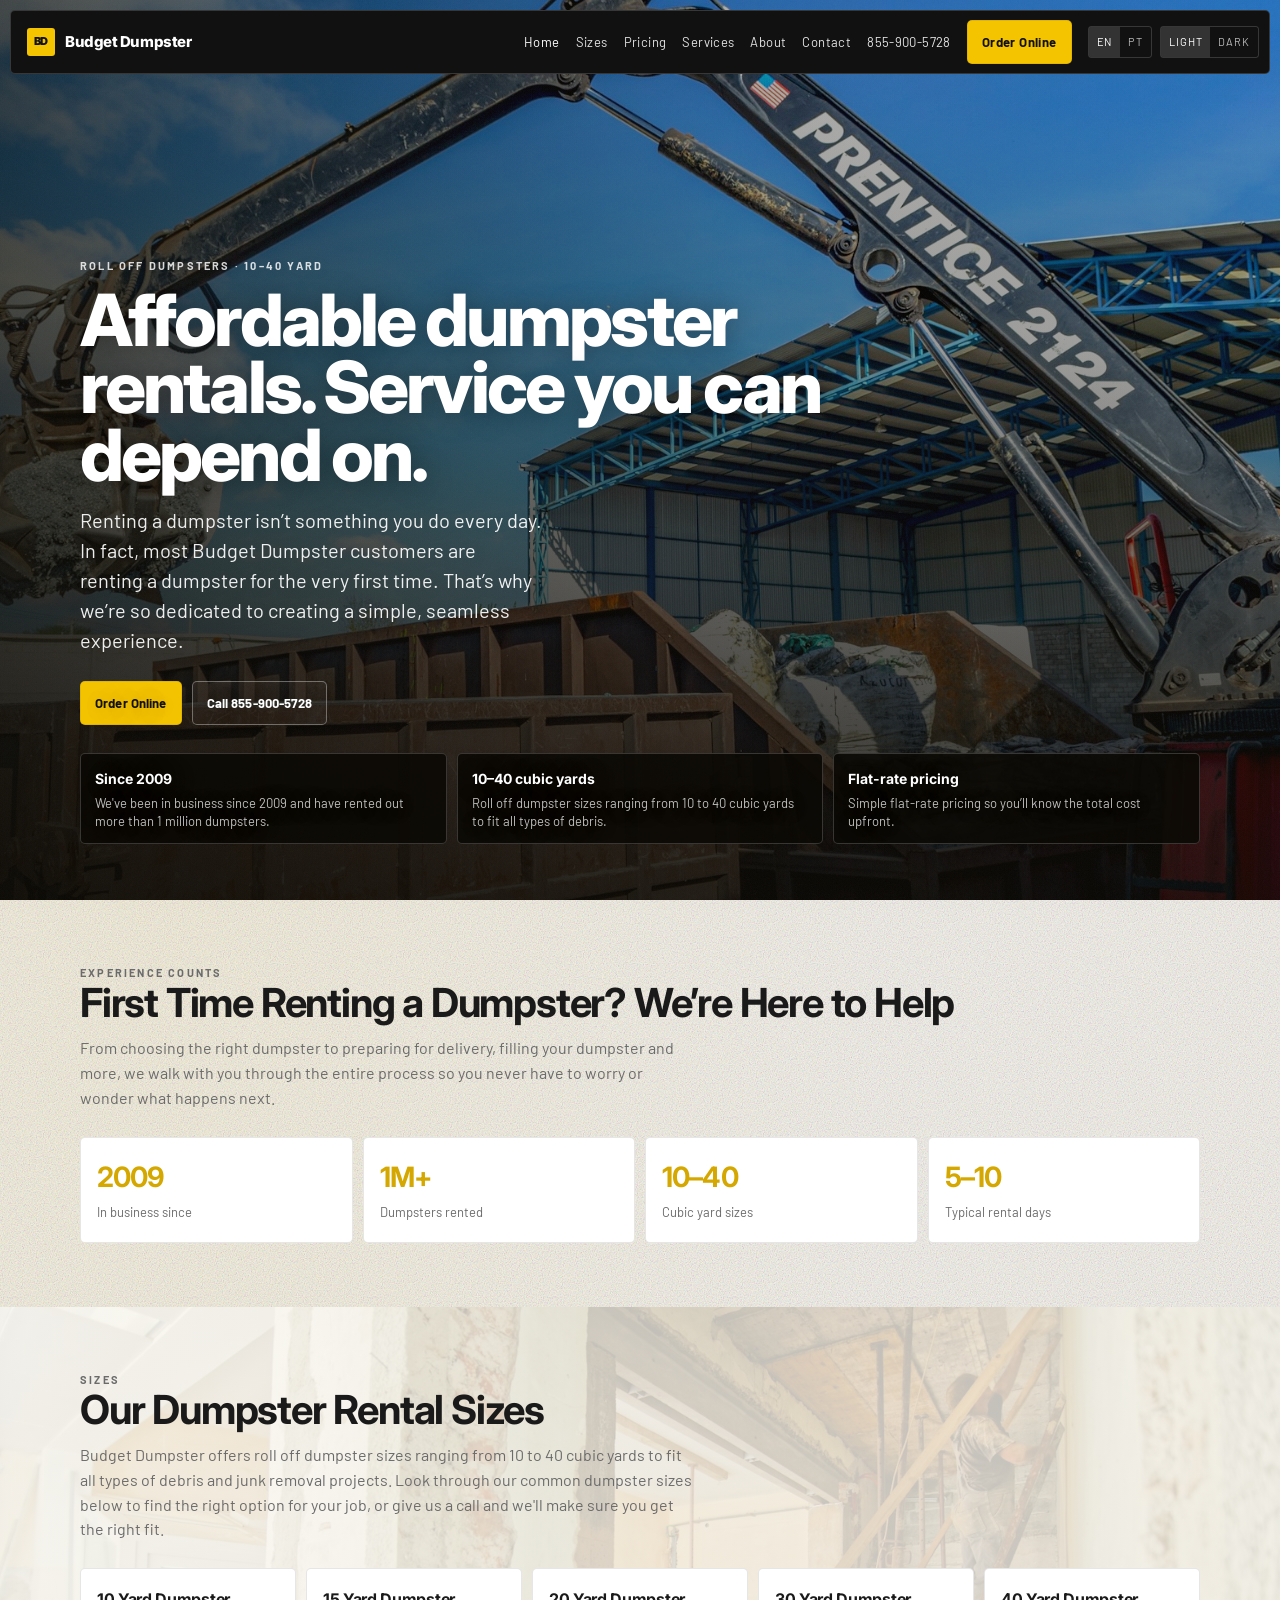
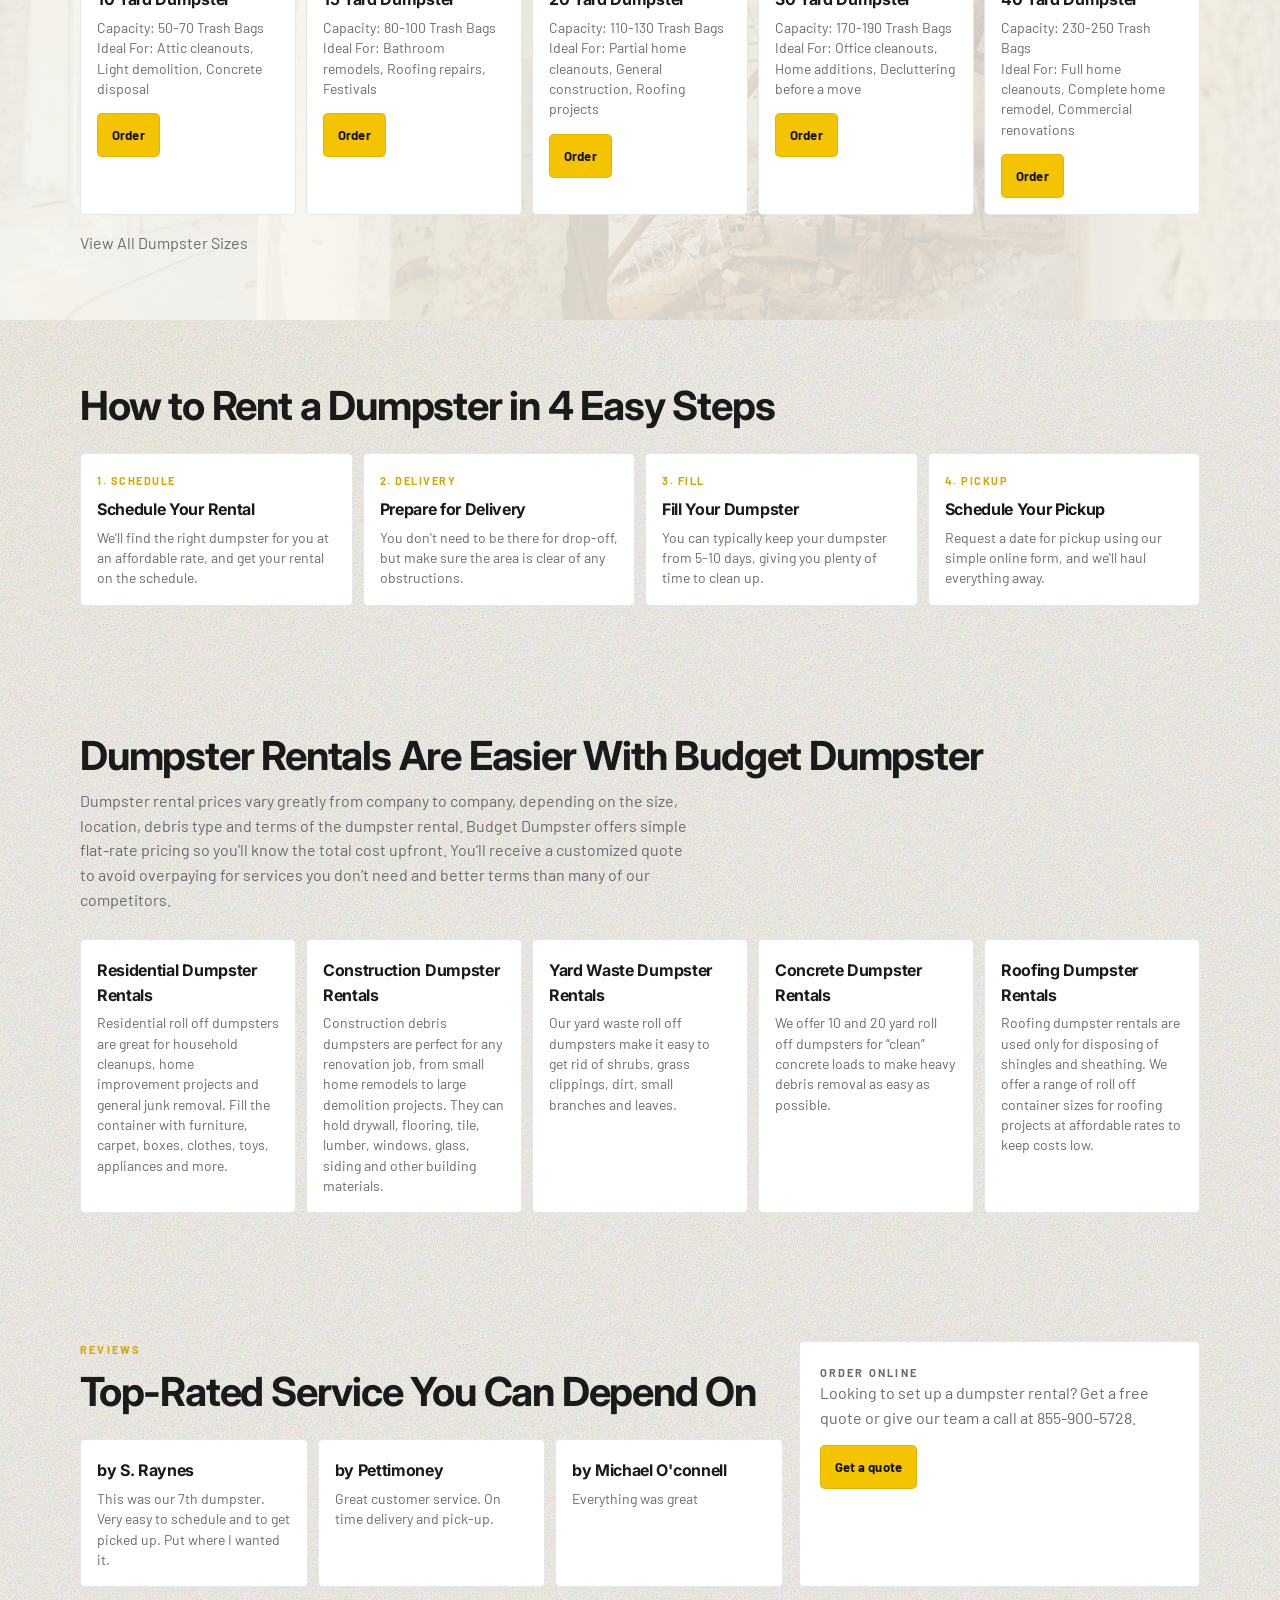
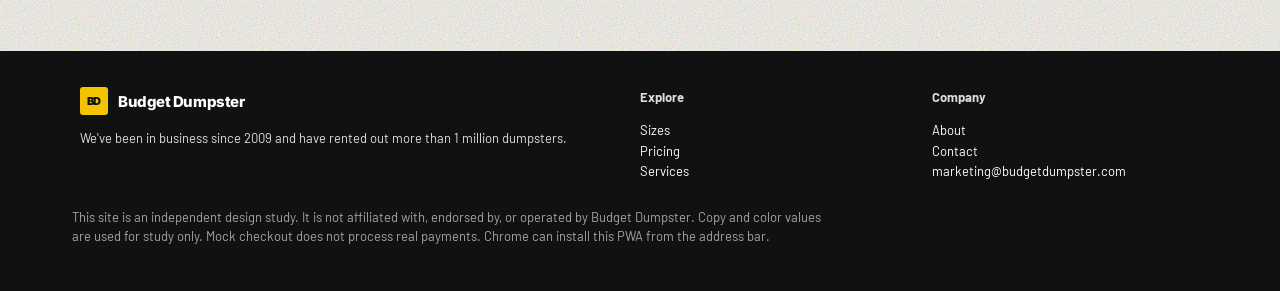
<file: index.html>
<!DOCTYPE html>
<html lang="en">
<head>
  <meta charset="utf-8" />
  <meta name="viewport" content="width=device-width, initial-scale=1" />
  <title>Dumpster Rentals for Less | Budget Dumpster</title>
  <meta name="description" content="Budget Dumpster specializes in local dumpster rentals for homeowners and contractors alike. Call us to rent a dumpster in your area." />
  <meta property="og:title" content="Dumpster Rentals for Less | Budget Dumpster" />
  <meta property="og:description" content="Budget Dumpster specializes in local dumpster rentals for homeowners and contractors alike. Call us to rent a dumpster in your area." />
  <meta property="og:type" content="website" />
  <meta property="og:url" content="https://budgetdumpster-pwa.vercel.app/" />
  <meta property="og:image" content="https://budgetdumpster-pwa.vercel.app/images/hero-dumpster.jpg" />
  <meta name="twitter:card" content="summary_large_image" />
  <meta name="twitter:title" content="Dumpster Rentals for Less | Budget Dumpster" />
  <meta name="twitter:description" content="Budget Dumpster specializes in local dumpster rentals for homeowners and contractors alike. Call us to rent a dumpster in your area." />
  <meta name="theme-color" content="#111111" />
  <link rel="canonical" href="https://budgetdumpster-pwa.vercel.app/" />
  <link rel="manifest" href="/manifest.json" />
  <link rel="apple-touch-icon" href="/icons/icon.svg" />
  <link rel="icon" href="/icons/icon.svg" type="image/svg+xml" />
  <link rel="stylesheet" href="/css/app.css" />
  <script>
    (function () {
      try {
        var t = localStorage.getItem('bd-theme');
        if (t === 'light' || t === 'dark') document.documentElement.setAttribute('data-theme', t);
        else document.documentElement.setAttribute('data-theme', window.matchMedia('(prefers-color-scheme: dark)').matches ? 'dark' : 'light');
        if (localStorage.getItem('bd-lang') === 'pt') document.documentElement.setAttribute('lang', 'pt');
      } catch (e) {}
    })();
  </script>
</head>
<body>
  <a class="skip" href="#main" data-i18n="nav.skip">Skip to content</a>
  <header class="nav liquid-glass">
    <a class="brand" href="/"><span class="brand-mark" aria-hidden="true">BD</span> Budget Dumpster</a>
    <div class="nav-end">
      <nav class="nav-links" id="navLinks">
        <a href="/" aria-current="page" data-i18n="nav.home">Home</a>
        <a href="/sizes" data-i18n="nav.sizes">Sizes</a>
        <a href="/pricing" data-i18n="nav.pricing">Pricing</a>
        <a href="/services" data-i18n="nav.services">Services</a>
        <a href="/about" data-i18n="nav.about">About</a>
        <a href="/contact" data-i18n="nav.contact">Contact</a>
        <a href="tel:+18559005728">855-900-5728</a>
        <a class="cta cta-nav" href="/cart" data-i18n="nav.order">Order Online</a>
        <div class="nav-tools">
          <div class="seg" role="group" aria-label="Language">
            <button type="button" data-set-lang="en" aria-pressed="true">EN</button>
            <button type="button" data-set-lang="pt" aria-pressed="false">PT</button>
          </div>
          <div class="seg" role="group" aria-label="Theme">
            <button type="button" data-set-theme="light" data-i18n="theme.light">Light</button>
            <button type="button" data-set-theme="dark" data-i18n="theme.dark">Dark</button>
          </div>
        </div>
      </nav>
      <a class="cta cta-compact" href="tel:+18559005728">855-900-5728</a>
      <button class="menu-btn" type="button" aria-expanded="false" aria-controls="navLinks" data-i18n="nav.menu">Menu</button>
    </div>
  </header>
  <section class="hero">
    <div id="heroBg" class="hero-photo" aria-hidden="true"></div>
    <div class="hero-grade" aria-hidden="true"></div>
    <div class="hero-grain" aria-hidden="true"></div>
    <div class="hero-overlay"></div>
    <div class="hero-inner">
      <p class="eyebrow">Roll off dumpsters · 10–40 yard</p>
      <h1>Affordable dumpster rentals. Service you can depend on.</h1>
      <p class="lede">Renting a dumpster isn’t something you do every day. In fact, most Budget Dumpster customers are renting a dumpster for the very first time. That’s why we’re so dedicated to creating a simple, seamless experience.</p>
      <div class="hero-actions">
        <a class="cta" href="/cart">Order Online</a>
        <a class="btn-ghost" href="tel:+18559005728">Call 855-900-5728</a>
      </div>
      <ul class="trust-row">
        <li class="liquid-glass"><b>Since 2009</b><span>We've been in business since 2009 and have rented out more than 1 million dumpsters.</span></li>
        <li class="liquid-glass"><b>10–40 cubic yards</b><span>Roll off dumpster sizes ranging from 10 to 40 cubic yards to fit all types of debris.</span></li>
        <li class="liquid-glass"><b>Flat-rate pricing</b><span>Simple flat-rate pricing so you’ll know the total cost upfront.</span></li>
      </ul>
    </div>
  </section>
  <main class="page" id="main">
    <section class="section">
      <p class="kicker">Experience Counts</p>
      <h2>First Time Renting a Dumpster? We’re Here to Help</h2>
      <p>From choosing the right dumpster to preparing for delivery, filling your dumpster and more, we walk with you through the entire process so you never have to worry or wonder what happens next.</p>
      <div class="stats">
        <div class="stat liquid-glass"><b>2009</b><span>In business since</span></div>
        <div class="stat liquid-glass"><b>1M+</b><span>Dumpsters rented</span></div>
        <div class="stat liquid-glass"><b>10–40</b><span>Cubic yard sizes</span></div>
        <div class="stat liquid-glass"><b>5–10</b><span>Typical rental days</span></div>
      </div>
    </section>
    <section class="section band">
      <p class="kicker">Sizes</p>
      <h2>Our Dumpster Rental Sizes</h2>
      <p>Budget Dumpster offers roll off dumpster sizes ranging from 10 to 40 cubic yards to fit all types of debris and junk removal projects. Look through our common dumpster sizes below to find the right option for your job, or give us a call and we'll make sure you get the right fit.</p>
      <div class="cards">
        <article class="card liquid-glass"><h3>10 Yard Dumpster</h3><p class="muted">Capacity: 50-70 Trash Bags</p><p>Ideal For: Attic cleanouts, Light demolition, Concrete disposal</p><button class="btn-yellow" onclick="addToCart(10)">Order</button></article>
        <article class="card liquid-glass"><h3>15 Yard Dumpster</h3><p class="muted">Capacity: 80-100 Trash Bags</p><p>Ideal For: Bathroom remodels, Roofing repairs, Festivals</p><button class="btn-yellow" onclick="addToCart(15)">Order</button></article>
        <article class="card liquid-glass"><h3>20 Yard Dumpster</h3><p class="muted">Capacity: 110-130 Trash Bags</p><p>Ideal For: Partial home cleanouts, General construction, Roofing projects</p><button class="btn-yellow" onclick="addToCart(20)">Order</button></article>
        <article class="card liquid-glass"><h3>30 Yard Dumpster</h3><p class="muted">Capacity: 170-190 Trash Bags</p><p>Ideal For: Office cleanouts, Home additions, Decluttering before a move</p><button class="btn-yellow" onclick="addToCart(30)">Order</button></article>
        <article class="card liquid-glass"><h3>40 Yard Dumpster</h3><p class="muted">Capacity: 230-250 Trash Bags</p><p>Ideal For: Full home cleanouts, Complete home remodel, Commercial renovations</p><button class="btn-yellow" onclick="addToCart(40)">Order</button></article>
      </div>
      <p style="margin-top:16px"><a href="/sizes">View All Dumpster Sizes</a></p>
    </section>
    <section class="section">
      <h2>How to Rent a Dumpster in 4 Easy Steps</h2>
      <div class="steps">
        <div class="step liquid-glass"><b>1. SCHEDULE</b><h3>Schedule Your Rental</h3><p class="muted">We'll find the right dumpster for you at an affordable rate, and get your rental on the schedule.</p></div>
        <div class="step liquid-glass"><b>2. DELIVERY</b><h3>Prepare for Delivery</h3><p class="muted">You don't need to be there for drop-off, but make sure the area is clear of any obstructions.</p></div>
        <div class="step liquid-glass"><b>3. FILL</b><h3>Fill Your Dumpster</h3><p class="muted">You can typically keep your dumpster from 5-10 days, giving you plenty of time to clean up.</p></div>
        <div class="step liquid-glass"><b>4. PICKUP</b><h3>Schedule Your Pickup</h3><p class="muted">Request a date for pickup using our simple online form, and we'll haul everything away.</p></div>
      </div>
    </section>
    <section class="section">
      <h2>Dumpster Rentals Are Easier With Budget Dumpster</h2>
      <p>Dumpster rental prices vary greatly from company to company, depending on the size, location, debris type and terms of the dumpster rental. Budget Dumpster offers simple flat-rate pricing so you’ll know the total cost upfront. You’ll receive a customized quote to avoid overpaying for services you don’t need and better terms than many of our competitors.</p>
      <div class="cards">
        <article class="card liquid-glass"><h3>Residential Dumpster Rentals</h3><p>Residential roll off dumpsters are great for household cleanups, home improvement projects and general junk removal. Fill the container with furniture, carpet, boxes, clothes, toys, appliances and more.</p></article>
        <article class="card liquid-glass"><h3>Construction Dumpster Rentals</h3><p>Construction debris dumpsters are perfect for any renovation job, from small home remodels to large demolition projects. They can hold drywall, flooring, tile, lumber, windows, glass, siding and other building materials.</p></article>
        <article class="card liquid-glass"><h3>Yard Waste Dumpster Rentals</h3><p>Our yard waste roll off dumpsters make it easy to get rid of shrubs, grass clippings, dirt, small branches and leaves.</p></article>
        <article class="card liquid-glass"><h3>Concrete Dumpster Rentals</h3><p>We offer 10 and 20 yard roll off dumpsters for “clean” concrete loads to make heavy debris removal as easy as possible.</p></article>
        <article class="card liquid-glass"><h3>Roofing Dumpster Rentals</h3><p>Roofing dumpster rentals are used only for disposing of shingles and sheathing. We offer a range of roll off container sizes for roofing projects at affordable rates to keep costs low.</p></article>
      </div>
    </section>
    <section class="section">
      <div class="split">
        <div>
          <p class="kicker">Reviews</p>
          <h2>Top-Rated Service You Can Depend On</h2>
          <div class="cards">
            <article class="card liquid-glass"><h3>by S. Raynes</h3><p>This was our 7th dumpster. Very easy to schedule and to get picked up. Put where I wanted it.</p></article>
            <article class="card liquid-glass"><h3>by Pettimoney</h3><p>Great customer service. On time delivery and pick-up.</p></article>
            <article class="card liquid-glass"><h3>by Michael O'connell</h3><p>Everything was great</p></article>
          </div>
        </div>
        <aside class="panel liquid-glass">
          <p class="kicker">Order Online</p>
          <p>Looking to set up a dumpster rental? Get a free quote or give our team a call at 855-900-5728.</p>
          <a class="cta" href="/pricing#calculator-section">Get a quote</a>
        </aside>
      </div>
    </section>
  </main>
  <footer class="footer">
    <div class="footgrid">
      <div>
        <div class="brand"><span class="brand-mark" aria-hidden="true">BD</span> Budget Dumpster</div>
        <p>We've been in business since 2009 and have rented out more than 1 million dumpsters.</p>
      </div>
      <div><b>Explore</b><p><a href="/sizes">Sizes</a><br><a href="/pricing">Pricing</a><br><a href="/services">Services</a></p></div>
      <div><b>Company</b><p><a href="/about">About</a><br><a href="/contact">Contact</a><br><a href="mailto:marketing@budgetdumpster.com">marketing@budgetdumpster.com</a></p></div>
    </div>
    <p class="disclaimer" data-i18n="study.disclaimer">This site is an independent design study. It is not affiliated with, endorsed by, or operated by Budget Dumpster. Copy and color values are used for study only. Mock checkout does not process real payments. Chrome can install this PWA from the address bar.</p>
  </footer>
  <div class="dock liquid-glass">
    <a class="cta" href="tel:+18559005728">855-900-5728</a>
    <a class="btn-ghost" href="/cart" data-i18n="nav.order">Order Online</a>
  </div>
  <script src="/js/app.js"></script>
</body>
</html>
</file>
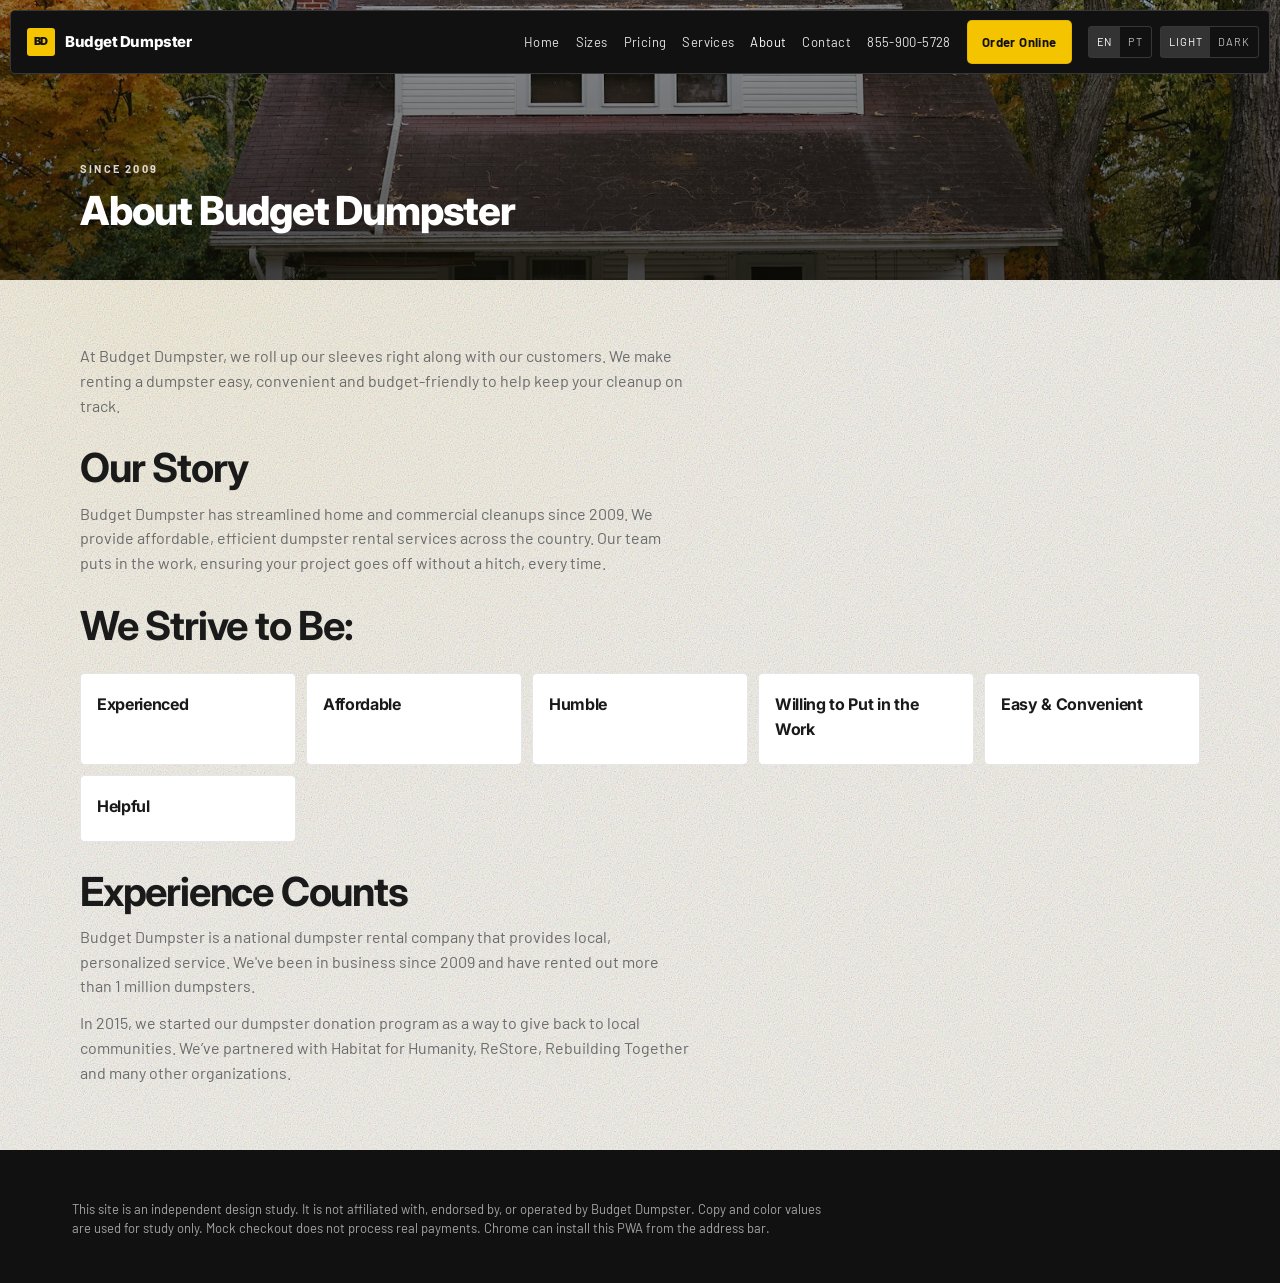
<file: about.html>
<!DOCTYPE html>
<html lang="en">
<head>
  <meta charset="utf-8" />
  <meta name="viewport" content="width=device-width, initial-scale=1" />
  <title>About Us | Budget Dumpster</title>
  <meta name="description" content="At Budget Dumpster, we roll up our sleeves right along with our customers. We make renting a dumpster easy, convenient and budget-friendly." />
  <meta property="og:title" content="About Us | Budget Dumpster" />
  <meta property="og:description" content="At Budget Dumpster, we roll up our sleeves right along with our customers. We make renting a dumpster easy, convenient and budget-friendly." />
  <meta property="og:type" content="website" />
  <meta property="og:url" content="https://budgetdumpster-pwa.vercel.app/about" />
  <meta property="og:image" content="https://budgetdumpster-pwa.vercel.app/images/house.jpg" />
  <meta name="twitter:card" content="summary_large_image" />
  <meta name="twitter:title" content="About Us | Budget Dumpster" />
  <meta name="twitter:description" content="At Budget Dumpster, we roll up our sleeves right along with our customers. We make renting a dumpster easy, convenient and budget-friendly." />
  <meta name="theme-color" content="#111111" />
  <link rel="canonical" href="https://budgetdumpster-pwa.vercel.app/about" />
  <link rel="manifest" href="/manifest.json" />
  <link rel="apple-touch-icon" href="/icons/icon.svg" />
  <link rel="icon" href="/icons/icon.svg" type="image/svg+xml" />
  <link rel="stylesheet" href="/css/app.css" />
  <script>
    (function () {
      try {
        var t = localStorage.getItem('bd-theme');
        if (t === 'light' || t === 'dark') document.documentElement.setAttribute('data-theme', t);
        else document.documentElement.setAttribute('data-theme', window.matchMedia('(prefers-color-scheme: dark)').matches ? 'dark' : 'light');
        if (localStorage.getItem('bd-lang') === 'pt') document.documentElement.setAttribute('lang', 'pt');
      } catch (e) {}
    })();
  </script>
</head>
<body class="page">
  <a class="skip" href="#main" data-i18n="nav.skip">Skip to content</a>
  <header class="nav liquid-glass">
    <a class="brand" href="/"><span class="brand-mark" aria-hidden="true">BD</span> Budget Dumpster</a>
    <div class="nav-end">
      <nav class="nav-links" id="navLinks">
        <a href="/" data-i18n="nav.home">Home</a>
        <a href="/sizes" data-i18n="nav.sizes">Sizes</a>
        <a href="/pricing" data-i18n="nav.pricing">Pricing</a>
        <a href="/services" data-i18n="nav.services">Services</a>
        <a href="/about" aria-current="page" data-i18n="nav.about">About</a>
        <a href="/contact" data-i18n="nav.contact">Contact</a>
        <a href="tel:+18559005728">855-900-5728</a>
        <a class="cta cta-nav" href="/cart" data-i18n="nav.order">Order Online</a>
        <div class="nav-tools">
          <div class="seg" role="group" aria-label="Language">
            <button type="button" data-set-lang="en" aria-pressed="true">EN</button>
            <button type="button" data-set-lang="pt" aria-pressed="false">PT</button>
          </div>
          <div class="seg" role="group" aria-label="Theme">
            <button type="button" data-set-theme="light" data-i18n="theme.light">Light</button>
            <button type="button" data-set-theme="dark" data-i18n="theme.dark">Dark</button>
          </div>
        </div>
      </nav>
      <a class="cta cta-compact" href="tel:+18559005728">855-900-5728</a>
      <button class="menu-btn" type="button" aria-expanded="false" aria-controls="navLinks" data-i18n="nav.menu">Menu</button>
    </div>
  </header>
  <section class="page-hero">
    <div class="page-hero-bg house" aria-hidden="true"></div>
    <div class="page-hero-inner">
      <p class="eyebrow">Since 2009</p>
      <h1>About Budget Dumpster</h1>
    </div>
  </section>
  <main class="page" id="main">
    <section class="section">
      <p>At Budget Dumpster, we roll up our sleeves right along with our customers. We make renting a dumpster easy, convenient and budget-friendly to help keep your cleanup on track.</p>
      <h2 style="margin-top:28px">Our Story</h2>
      <p>Budget Dumpster has streamlined home and commercial cleanups since 2009. We provide affordable, efficient dumpster rental services across the country. Our team puts in the work, ensuring your project goes off without a hitch, every time.</p>
      <h2 style="margin-top:28px">We Strive to Be:</h2>
      <div class="cards">
        <article class="card liquid-glass"><h3>Experienced</h3></article>
        <article class="card liquid-glass"><h3>Affordable</h3></article>
        <article class="card liquid-glass"><h3>Humble</h3></article>
        <article class="card liquid-glass"><h3>Willing to Put in the Work</h3></article>
        <article class="card liquid-glass"><h3>Easy & Convenient</h3></article>
        <article class="card liquid-glass"><h3>Helpful</h3></article>
      </div>
      <h2 style="margin-top:28px">Experience Counts</h2>
      <p>Budget Dumpster is a national dumpster rental company that provides local, personalized service. We've been in business since 2009 and have rented out more than 1 million dumpsters.</p>
      <p style="margin-top:12px">In 2015, we started our dumpster donation program as a way to give back to local communities. We’ve partnered with Habitat for Humanity, ReStore, Rebuilding Together and many other organizations.</p>
    </section>
  </main>
  <footer class="footer">
    <p class="disclaimer" data-i18n="study.disclaimer">This site is an independent design study. It is not affiliated with, endorsed by, or operated by Budget Dumpster. Copy and color values are used for study only. Mock checkout does not process real payments. Chrome can install this PWA from the address bar.</p>
  </footer>
  <div class="dock liquid-glass">
    <a class="cta" href="tel:+18559005728">855-900-5728</a>
    <a class="btn-ghost" href="/cart" data-i18n="nav.order">Order Online</a>
  </div>
  <script src="/js/app.js"></script>
</body>
</html>
</file>
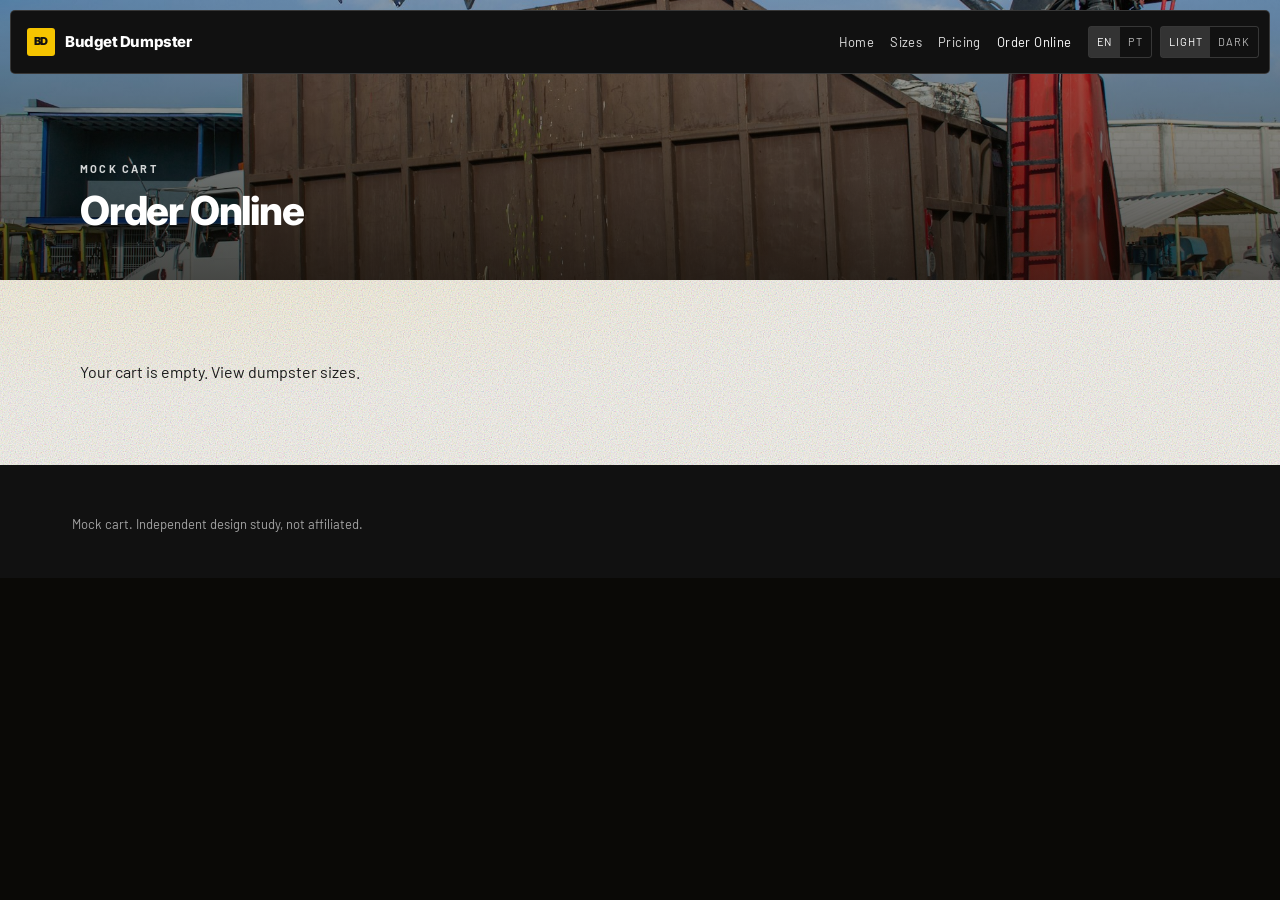
<file: cart.html>
<!DOCTYPE html>
<html lang="en">
<head>
  <meta charset="utf-8" />
  <meta name="viewport" content="width=device-width, initial-scale=1" />
  <title>Order Online | Budget Dumpster</title>
  <meta name="description" content="Order a roll off dumpster online. Mock cart for an independent Budget Dumpster design study — no real charges." />
  <meta property="og:title" content="Order Online | Budget Dumpster" />
  <meta property="og:description" content="Order a roll off dumpster online. Mock cart for an independent Budget Dumpster design study — no real charges." />
  <meta property="og:type" content="website" />
  <meta property="og:url" content="https://budgetdumpster-pwa.vercel.app/cart" />
  <meta property="og:image" content="https://budgetdumpster-pwa.vercel.app/images/hero-dumpster.jpg" />
  <meta name="twitter:card" content="summary_large_image" />
  <meta name="theme-color" content="#111111" />
  <link rel="canonical" href="https://budgetdumpster-pwa.vercel.app/cart" />
  <link rel="manifest" href="/manifest.json" />
  <link rel="icon" href="/icons/icon.svg" type="image/svg+xml" />
  <link rel="stylesheet" href="/css/app.css" />
  <script>
    (function () {
      try {
        var t = localStorage.getItem('bd-theme');
        if (t === 'light' || t === 'dark') document.documentElement.setAttribute('data-theme', t);
        else document.documentElement.setAttribute('data-theme', window.matchMedia('(prefers-color-scheme: dark)').matches ? 'dark' : 'light');
        if (localStorage.getItem('bd-lang') === 'pt') document.documentElement.setAttribute('lang', 'pt');
      } catch (e) {}
    })();
  </script>
</head>
<body class="page">
  <a class="skip" href="#main" data-i18n="nav.skip">Skip to content</a>
  <header class="nav liquid-glass">
    <a class="brand" href="/"><span class="brand-mark" aria-hidden="true">BD</span> Budget Dumpster</a>
    <div class="nav-end">
      <nav class="nav-links" id="navLinks">
        <a href="/" data-i18n="nav.home">Home</a>
        <a href="/sizes" data-i18n="nav.sizes">Sizes</a>
        <a href="/pricing" data-i18n="nav.pricing">Pricing</a>
        <a href="/cart" aria-current="page" data-i18n="nav.order">Order Online</a>
        <div class="nav-tools">
          <div class="seg" role="group" aria-label="Language">
            <button type="button" data-set-lang="en" aria-pressed="true">EN</button>
            <button type="button" data-set-lang="pt" aria-pressed="false">PT</button>
          </div>
          <div class="seg" role="group" aria-label="Theme">
            <button type="button" data-set-theme="light" data-i18n="theme.light">Light</button>
            <button type="button" data-set-theme="dark" data-i18n="theme.dark">Dark</button>
          </div>
        </div>
      </nav>
      <a class="cta cta-compact" href="/pricing">Keep shopping</a>
      <button class="menu-btn" type="button" aria-expanded="false" aria-controls="navLinks" data-i18n="nav.menu">Menu</button>
    </div>
  </header>
  <section class="page-hero">
    <div class="page-hero-bg" aria-hidden="true"></div>
    <div class="page-hero-inner">
      <p class="eyebrow">Mock cart</p>
      <h1>Order Online</h1>
    </div>
  </section>
  <main class="page" id="main">
    <section class="section">
      <div id="cart-body"></div>
    </section>
  </main>
  <footer class="footer">
    <p class="disclaimer" data-i18n="study.mock">Mock cart. Independent design study, not affiliated.</p>
  </footer>
  <div class="dock liquid-glass">
    <a class="cta" href="tel:+18559005728">855-900-5728</a>
    <a class="btn-ghost" href="/pricing">Keep shopping</a>
  </div>
  <script src="/js/app.js"></script>
</body>
</html>
</file>
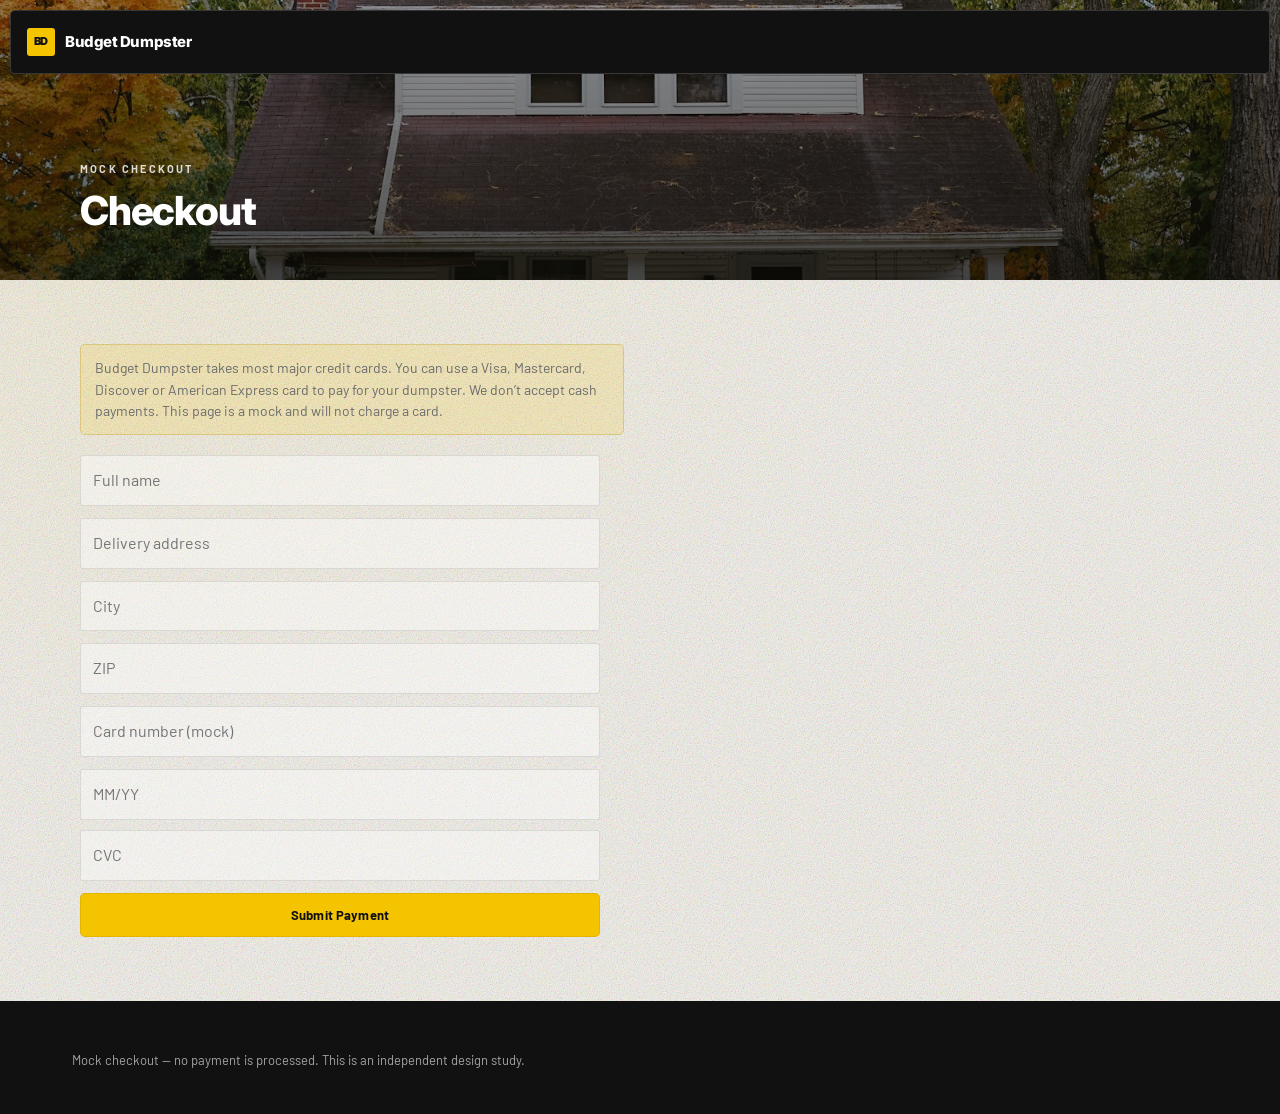
<file: checkout.html>
<!DOCTYPE html>
<html lang="en">
<head>
  <meta charset="utf-8" />
  <meta name="viewport" content="width=device-width, initial-scale=1" />
  <title>Checkout | Budget Dumpster</title>
  <meta name="description" content="Budget Dumpster takes most major credit cards. This page is a mock and will not charge a card." />
  <meta property="og:title" content="Checkout | Budget Dumpster" />
  <meta property="og:description" content="Budget Dumpster takes most major credit cards. This page is a mock and will not charge a card." />
  <meta property="og:type" content="website" />
  <meta property="og:url" content="https://budgetdumpster-pwa.vercel.app/checkout" />
  <meta property="og:image" content="https://budgetdumpster-pwa.vercel.app/images/hero-dumpster.jpg" />
  <meta name="twitter:card" content="summary_large_image" />
  <meta name="theme-color" content="#111111" />
  <link rel="canonical" href="https://budgetdumpster-pwa.vercel.app/checkout" />
  <link rel="manifest" href="/manifest.json" />
  <link rel="icon" href="/icons/icon.svg" type="image/svg+xml" />
  <link rel="stylesheet" href="/css/app.css" />
  <script>
    (function () {
      try {
        var t = localStorage.getItem('bd-theme');
        if (t === 'light' || t === 'dark') document.documentElement.setAttribute('data-theme', t);
        else document.documentElement.setAttribute('data-theme', window.matchMedia('(prefers-color-scheme: dark)').matches ? 'dark' : 'light');
        if (localStorage.getItem('bd-lang') === 'pt') document.documentElement.setAttribute('lang', 'pt');
      } catch (e) {}
    })();
  </script>
</head>
<body class="page">
  <a class="skip" href="#main" data-i18n="nav.skip">Skip to content</a>
  <header class="nav liquid-glass">
    <a class="brand" href="/"><span class="brand-mark" aria-hidden="true">BD</span> Budget Dumpster</a>
    <div class="nav-end">
      <a class="cta cta-compact" href="/cart">Cart</a>
    </div>
  </header>
  <section class="page-hero">
    <div class="page-hero-bg house" aria-hidden="true"></div>
    <div class="page-hero-inner">
      <p class="eyebrow">Mock checkout</p>
      <h1>Checkout</h1>
    </div>
  </section>
  <main class="page" id="main">
    <section class="section">
      <p class="notice">Budget Dumpster takes most major credit cards. You can use a Visa, Mastercard, Discover or American Express card to pay for your dumpster. We don’t accept cash payments. This page is a mock and will not charge a card.</p>
      <form class="form" style="margin-top:20px" onsubmit="submitCheckout(event)">
        <input required placeholder="Full name" data-i18n-placeholder="form.fullname" />
        <input required placeholder="Delivery address" data-i18n-placeholder="form.address" />
        <input required placeholder="City" data-i18n-placeholder="form.city" />
        <input required placeholder="ZIP" data-i18n-placeholder="form.zip" />
        <input required placeholder="Card number (mock)" data-i18n-placeholder="form.card" />
        <div class="row" style="margin-top:0">
          <input required placeholder="MM/YY" data-i18n-placeholder="form.expiry" />
          <input required placeholder="CVC" data-i18n-placeholder="form.cvc" />
        </div>
        <button class="cta" type="submit" data-i18n="form.pay">Submit Payment</button>
      </form>
    </section>
  </main>
  <footer class="footer">
    <p class="disclaimer" data-i18n="study.checkout">Mock checkout — no payment is processed. This is an independent design study.</p>
  </footer>
  <script src="/js/app.js"></script>
</body>
</html>
</file>
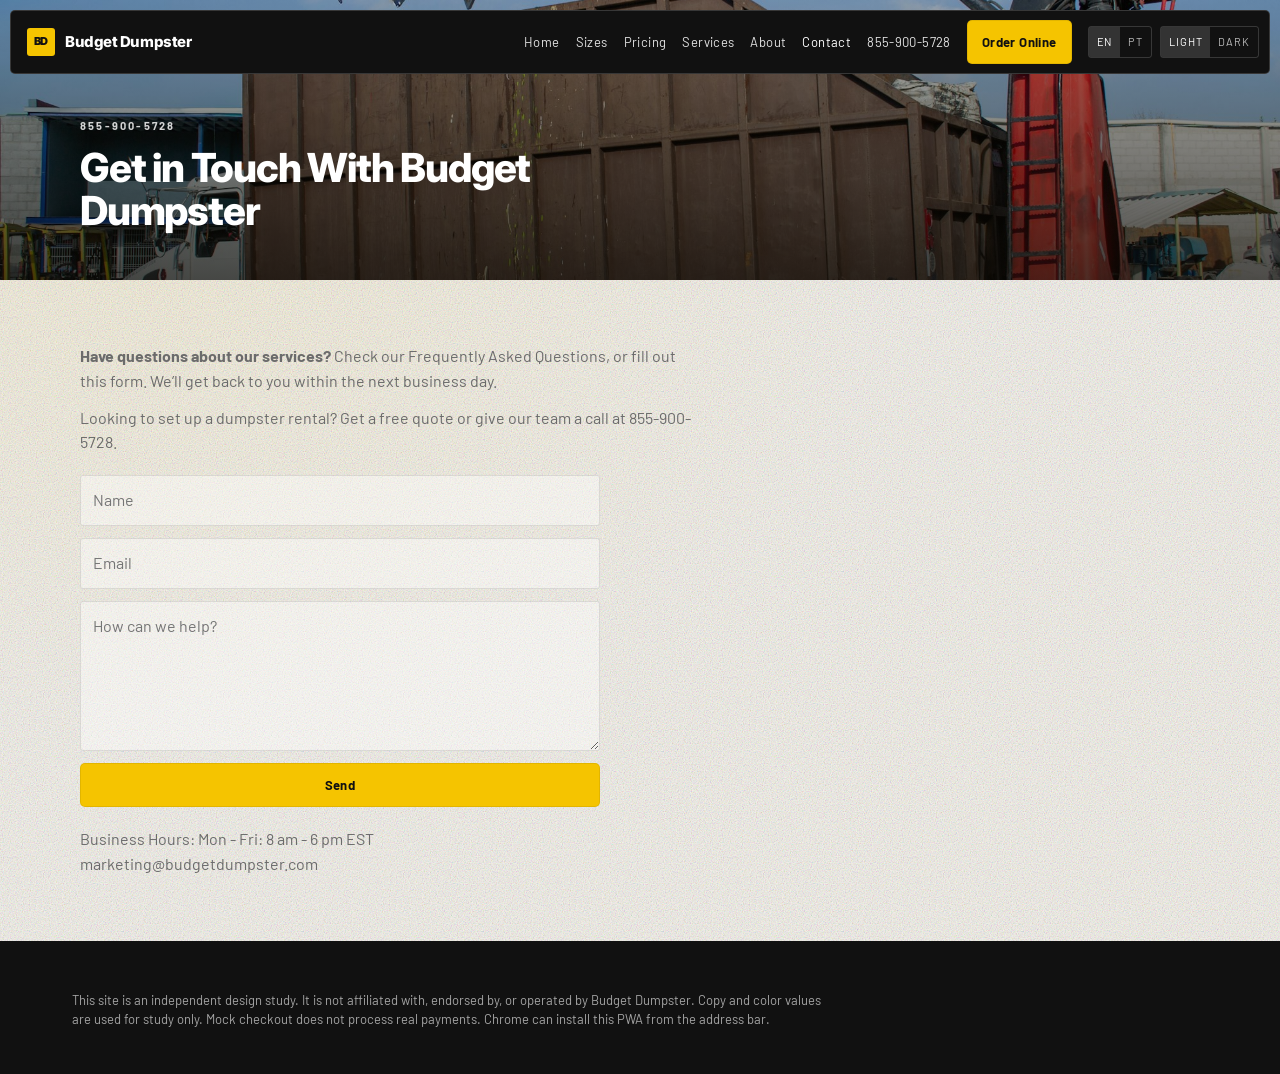
<file: contact.html>
<!DOCTYPE html>
<html lang="en">
<head>
  <meta charset="utf-8" />
  <meta name="viewport" content="width=device-width, initial-scale=1" />
  <title>Contact Us | Budget Dumpster</title>
  <meta name="description" content="Have questions about our services? Get a free quote or give our team a call at 855-900-5728. We’ll get back to you within the next business day." />
  <meta property="og:title" content="Contact Us | Budget Dumpster" />
  <meta property="og:description" content="Have questions about our services? Get a free quote or give our team a call at 855-900-5728. We’ll get back to you within the next business day." />
  <meta property="og:type" content="website" />
  <meta property="og:url" content="https://budgetdumpster-pwa.vercel.app/contact" />
  <meta property="og:image" content="https://budgetdumpster-pwa.vercel.app/images/hero-dumpster.jpg" />
  <meta name="twitter:card" content="summary_large_image" />
  <meta name="twitter:title" content="Contact Us | Budget Dumpster" />
  <meta name="twitter:description" content="Have questions about our services? Get a free quote or give our team a call at 855-900-5728. We’ll get back to you within the next business day." />
  <meta name="theme-color" content="#111111" />
  <link rel="canonical" href="https://budgetdumpster-pwa.vercel.app/contact" />
  <link rel="manifest" href="/manifest.json" />
  <link rel="apple-touch-icon" href="/icons/icon.svg" />
  <link rel="icon" href="/icons/icon.svg" type="image/svg+xml" />
  <link rel="stylesheet" href="/css/app.css" />
  <script>
    (function () {
      try {
        var t = localStorage.getItem('bd-theme');
        if (t === 'light' || t === 'dark') document.documentElement.setAttribute('data-theme', t);
        else document.documentElement.setAttribute('data-theme', window.matchMedia('(prefers-color-scheme: dark)').matches ? 'dark' : 'light');
        if (localStorage.getItem('bd-lang') === 'pt') document.documentElement.setAttribute('lang', 'pt');
      } catch (e) {}
    })();
  </script>
</head>
<body class="page">
  <a class="skip" href="#main" data-i18n="nav.skip">Skip to content</a>
  <header class="nav liquid-glass">
    <a class="brand" href="/"><span class="brand-mark" aria-hidden="true">BD</span> Budget Dumpster</a>
    <div class="nav-end">
      <nav class="nav-links" id="navLinks">
        <a href="/" data-i18n="nav.home">Home</a>
        <a href="/sizes" data-i18n="nav.sizes">Sizes</a>
        <a href="/pricing" data-i18n="nav.pricing">Pricing</a>
        <a href="/services" data-i18n="nav.services">Services</a>
        <a href="/about" data-i18n="nav.about">About</a>
        <a href="/contact" aria-current="page" data-i18n="nav.contact">Contact</a>
        <a href="tel:+18559005728">855-900-5728</a>
        <a class="cta cta-nav" href="/cart" data-i18n="nav.order">Order Online</a>
        <div class="nav-tools">
          <div class="seg" role="group" aria-label="Language">
            <button type="button" data-set-lang="en" aria-pressed="true">EN</button>
            <button type="button" data-set-lang="pt" aria-pressed="false">PT</button>
          </div>
          <div class="seg" role="group" aria-label="Theme">
            <button type="button" data-set-theme="light" data-i18n="theme.light">Light</button>
            <button type="button" data-set-theme="dark" data-i18n="theme.dark">Dark</button>
          </div>
        </div>
      </nav>
      <a class="cta cta-compact" href="tel:+18559005728">855-900-5728</a>
      <button class="menu-btn" type="button" aria-expanded="false" aria-controls="navLinks" data-i18n="nav.menu">Menu</button>
    </div>
  </header>
  <section class="page-hero">
    <div class="page-hero-bg" aria-hidden="true"></div>
    <div class="page-hero-inner">
      <p class="eyebrow">855-900-5728</p>
      <h1>Get in Touch With Budget Dumpster</h1>
    </div>
  </section>
  <main class="page" id="main">
    <section class="section">
      <p><b>Have questions about our services?</b> Check our Frequently Asked Questions, or fill out this form. We’ll get back to you within the next business day.</p>
      <p style="margin:12px 0 20px">Looking to set up a dumpster rental? Get a free quote or give our team a call at <a href="tel:+18559005728">855-900-5728</a>.</p>
      <form class="form" onsubmit="alert('Message recorded locally. This is a design-study form.');return false">
        <input required placeholder="Name" data-i18n-placeholder="form.name" />
        <input required type="email" placeholder="Email" data-i18n-placeholder="form.email" />
        <textarea required rows="5" placeholder="How can we help?" data-i18n-placeholder="form.help"></textarea>
        <button class="cta" type="submit" data-i18n="form.send">Send</button>
      </form>
      <p style="margin-top:20px">Business Hours: Mon - Fri: 8 am - 6 pm EST</p>
      <p><a href="mailto:marketing@budgetdumpster.com">marketing@budgetdumpster.com</a></p>
    </section>
  </main>
  <footer class="footer">
    <p class="disclaimer" data-i18n="study.disclaimer">This site is an independent design study. It is not affiliated with, endorsed by, or operated by Budget Dumpster. Copy and color values are used for study only. Mock checkout does not process real payments. Chrome can install this PWA from the address bar.</p>
  </footer>
  <div class="dock liquid-glass">
    <a class="cta" href="tel:+18559005728">855-900-5728</a>
    <a class="btn-ghost" href="/cart" data-i18n="nav.order">Order Online</a>
  </div>
  <script src="/js/app.js"></script>
</body>
</html>
</file>
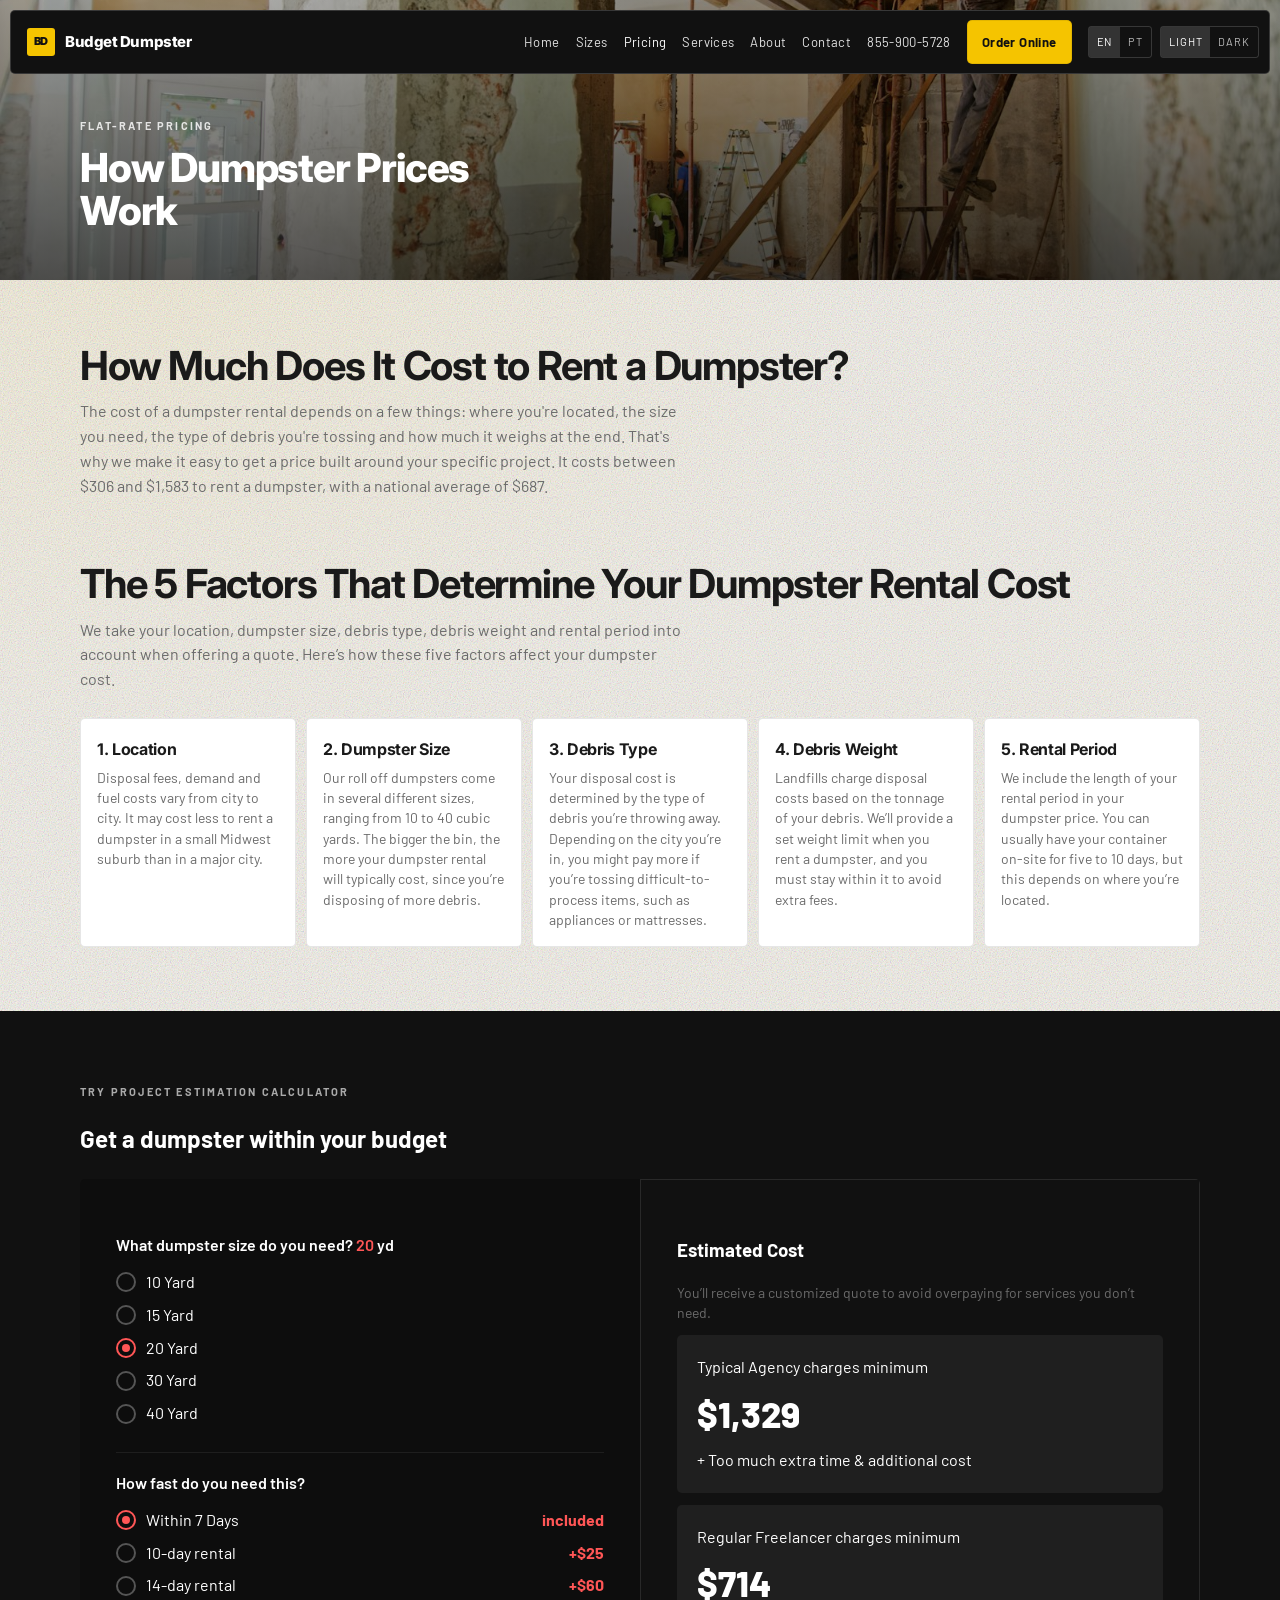
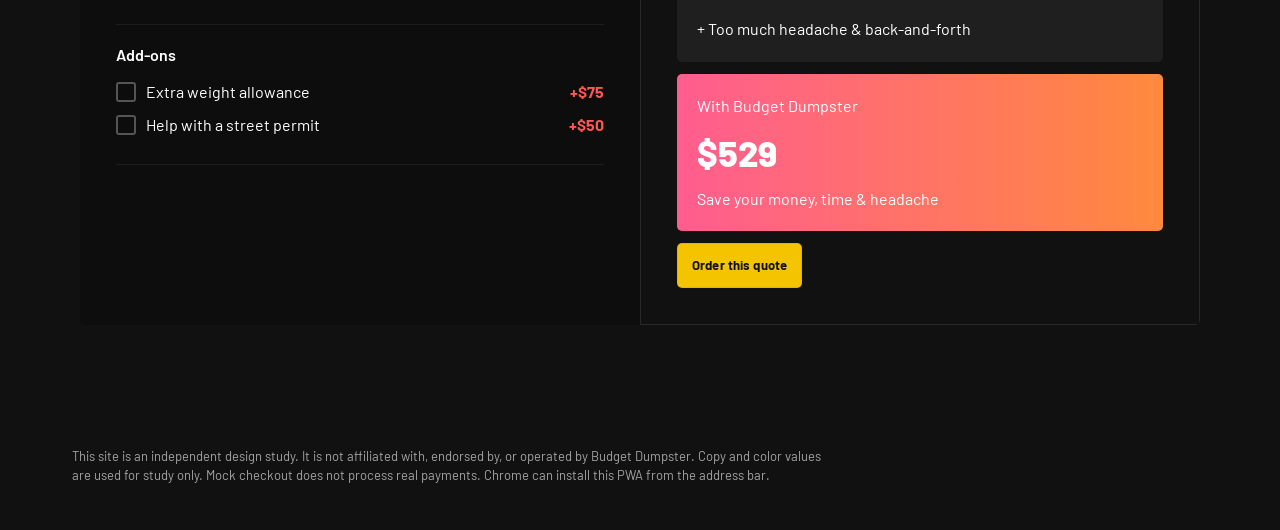
<file: pricing.html>
<!DOCTYPE html>
<html lang="en">
<head>
  <meta charset="utf-8" />
  <meta name="viewport" content="width=device-width, initial-scale=1" />
  <title>The Complete Guide to Dumpster Rental Prices | Budget Dumpster</title>
  <meta name="description" content="How much does it cost to rent a dumpster? We’ll learn the details of your job and give you an upfront price to fit your project. Get a free quote today." />
  <meta property="og:title" content="The Complete Guide to Dumpster Rental Prices | Budget Dumpster" />
  <meta property="og:description" content="How much does it cost to rent a dumpster? We’ll learn the details of your job and give you an upfront price to fit your project. Get a free quote today." />
  <meta property="og:type" content="website" />
  <meta property="og:url" content="https://budgetdumpster-pwa.vercel.app/pricing" />
  <meta property="og:image" content="https://budgetdumpster-pwa.vercel.app/images/hero-dumpster.jpg" />
  <meta name="twitter:card" content="summary_large_image" />
  <meta name="twitter:title" content="The Complete Guide to Dumpster Rental Prices | Budget Dumpster" />
  <meta name="twitter:description" content="How much does it cost to rent a dumpster? We’ll learn the details of your job and give you an upfront price to fit your project. Get a free quote today." />
  <meta name="theme-color" content="#111111" />
  <link rel="canonical" href="https://budgetdumpster-pwa.vercel.app/pricing" />
  <link rel="manifest" href="/manifest.json" />
  <link rel="apple-touch-icon" href="/icons/icon.svg" />
  <link rel="icon" href="/icons/icon.svg" type="image/svg+xml" />
  <link rel="stylesheet" href="/css/app.css" />
  <script>
    (function () {
      try {
        var t = localStorage.getItem('bd-theme');
        if (t === 'light' || t === 'dark') document.documentElement.setAttribute('data-theme', t);
        else document.documentElement.setAttribute('data-theme', window.matchMedia('(prefers-color-scheme: dark)').matches ? 'dark' : 'light');
        if (localStorage.getItem('bd-lang') === 'pt') document.documentElement.setAttribute('lang', 'pt');
      } catch (e) {}
    })();
  </script>
</head>
<body class="page">
  <a class="skip" href="#main" data-i18n="nav.skip">Skip to content</a>
  <header class="nav liquid-glass">
    <a class="brand" href="/"><span class="brand-mark" aria-hidden="true">BD</span> Budget Dumpster</a>
    <div class="nav-end">
      <nav class="nav-links" id="navLinks">
        <a href="/" data-i18n="nav.home">Home</a>
        <a href="/sizes" data-i18n="nav.sizes">Sizes</a>
        <a href="/pricing" aria-current="page" data-i18n="nav.pricing">Pricing</a>
        <a href="/services" data-i18n="nav.services">Services</a>
        <a href="/about" data-i18n="nav.about">About</a>
        <a href="/contact" data-i18n="nav.contact">Contact</a>
        <a href="tel:+18559005728">855-900-5728</a>
        <a class="cta cta-nav" href="/cart" data-i18n="nav.order">Order Online</a>
        <div class="nav-tools">
          <div class="seg" role="group" aria-label="Language">
            <button type="button" data-set-lang="en" aria-pressed="true">EN</button>
            <button type="button" data-set-lang="pt" aria-pressed="false">PT</button>
          </div>
          <div class="seg" role="group" aria-label="Theme">
            <button type="button" data-set-theme="light" data-i18n="theme.light">Light</button>
            <button type="button" data-set-theme="dark" data-i18n="theme.dark">Dark</button>
          </div>
        </div>
      </nav>
      <a class="cta cta-compact" href="tel:+18559005728">855-900-5728</a>
      <button class="menu-btn" type="button" aria-expanded="false" aria-controls="navLinks" data-i18n="nav.menu">Menu</button>
    </div>
  </header>
  <section class="page-hero">
    <div class="page-hero-bg remodel" aria-hidden="true"></div>
    <div class="page-hero-inner">
      <p class="eyebrow">Flat-rate pricing</p>
      <h1>How Dumpster Prices Work</h1>
    </div>
  </section>
  <main class="page" id="main">
    <section class="section">
      <h2>How Much Does It Cost to Rent a Dumpster?</h2>
      <p>The cost of a dumpster rental depends on a few things: where you're located, the size you need, the type of debris you're tossing and how much it weighs at the end. That's why we make it easy to get a price built around your specific project. It costs between $306 and $1,583 to rent a dumpster, with a national average of $687.</p>
    </section>
    <section class="section" style="padding-top:0">
      <h2>The 5 Factors That Determine Your Dumpster Rental Cost</h2>
      <p>We take your location, dumpster size, debris type, debris weight and rental period into account when offering a quote. Here’s how these five factors affect your dumpster cost.</p>
      <div class="cards">
        <article class="card liquid-glass"><h3>1. Location</h3><p>Disposal fees, demand and fuel costs vary from city to city. It may cost less to rent a dumpster in a small Midwest suburb than in a major city.</p></article>
        <article class="card liquid-glass"><h3>2. Dumpster Size</h3><p>Our roll off dumpsters come in several different sizes, ranging from 10 to 40 cubic yards. The bigger the bin, the more your dumpster rental will typically cost, since you’re disposing of more debris.</p></article>
        <article class="card liquid-glass"><h3>3. Debris Type</h3><p>Your disposal cost is determined by the type of debris you’re throwing away. Depending on the city you’re in, you might pay more if you’re tossing difficult-to-process items, such as appliances or mattresses.</p></article>
        <article class="card liquid-glass"><h3>4. Debris Weight</h3><p>Landfills charge disposal costs based on the tonnage of your debris. We’ll provide a set weight limit when you rent a dumpster, and you must stay within it to avoid extra fees.</p></article>
        <article class="card liquid-glass"><h3>5. Rental Period</h3><p>We include the length of your rental period in your dumpster price. You can usually have your container on-site for five to 10 days, but this depends on where you’re located.</p></article>
      </div>
    </section>
  </main>
  <section id="calculator-section">
    <div class="inner">
      <div class="kicker">Try project estimation calculator</div>
      <h2 style="color:#fff">Get a dumpster within your budget</h2>
      <div class="calc-grid">
        <div class="calc-form">
          <section>
            <h3>What dumpster size do you need? <span class="val" id="size-val">20</span> yd</h3>
            <div class="opt" data-size="10"><span class="radio"><span></span></span> 10 Yard</div>
            <div class="opt" data-size="15"><span class="radio"><span></span></span> 15 Yard</div>
            <div class="opt on" data-size="20"><span class="radio"><span></span></span> 20 Yard</div>
            <div class="opt" data-size="30"><span class="radio"><span></span></span> 30 Yard</div>
            <div class="opt" data-size="40"><span class="radio"><span></span></span> 40 Yard</div>
          </section>
          <section>
            <h3>How fast do you need this?</h3>
            <div class="opt on" data-days="7"><span class="radio"><span></span></span> Within 7 Days <span class="price-tag">included</span></div>
            <div class="opt" data-days="10"><span class="radio"><span></span></span> 10-day rental <span class="price-tag">+$25</span></div>
            <div class="opt" data-days="14"><span class="radio"><span></span></span> 14-day rental <span class="price-tag">+$60</span></div>
          </section>
          <section>
            <h3>Add-ons</h3>
            <div class="opt" data-extra><span class="check"></span> Extra weight allowance <span class="price-tag">+$75</span></div>
            <div class="opt" data-permit><span class="check"></span> Help with a street permit <span class="price-tag">+$50</span></div>
          </section>
        </div>
        <div class="est">
          <h3>Estimated Cost</h3>
          <p class="muted">You’ll receive a customized quote to avoid overpaying for services you don’t need.</p>
          <div class="est-card dim"><div>Typical Agency charges minimum</div><div class="amt" id="ag-price">$1,329</div><div>+ Too much extra time & additional cost</div></div>
          <div class="est-card dim"><div>Regular Freelancer charges minimum</div><div class="amt" id="fr-price">$714</div><div>+ Too much headache & back-and-forth</div></div>
          <div class="est-card win"><div>With Budget Dumpster</div><div class="amt" id="you-price">$529</div><div>Save your money, time & headache</div></div>
          <a class="btn-yellow" href="/checkout" onclick="sessionStorage.setItem('bd-cart', sessionStorage.getItem('bd-quote'))">Order this quote</a>
        </div>
      </div>
    </div>
  </section>
  <footer class="footer">
    <p class="disclaimer" data-i18n="study.disclaimer">This site is an independent design study. It is not affiliated with, endorsed by, or operated by Budget Dumpster. Copy and color values are used for study only. Mock checkout does not process real payments. Chrome can install this PWA from the address bar.</p>
  </footer>
  <div class="dock liquid-glass">
    <a class="cta" href="tel:+18559005728">855-900-5728</a>
    <a class="btn-ghost" href="/cart" data-i18n="nav.order">Order Online</a>
  </div>
  <script src="/js/app.js"></script>
</body>
</html>
</file>
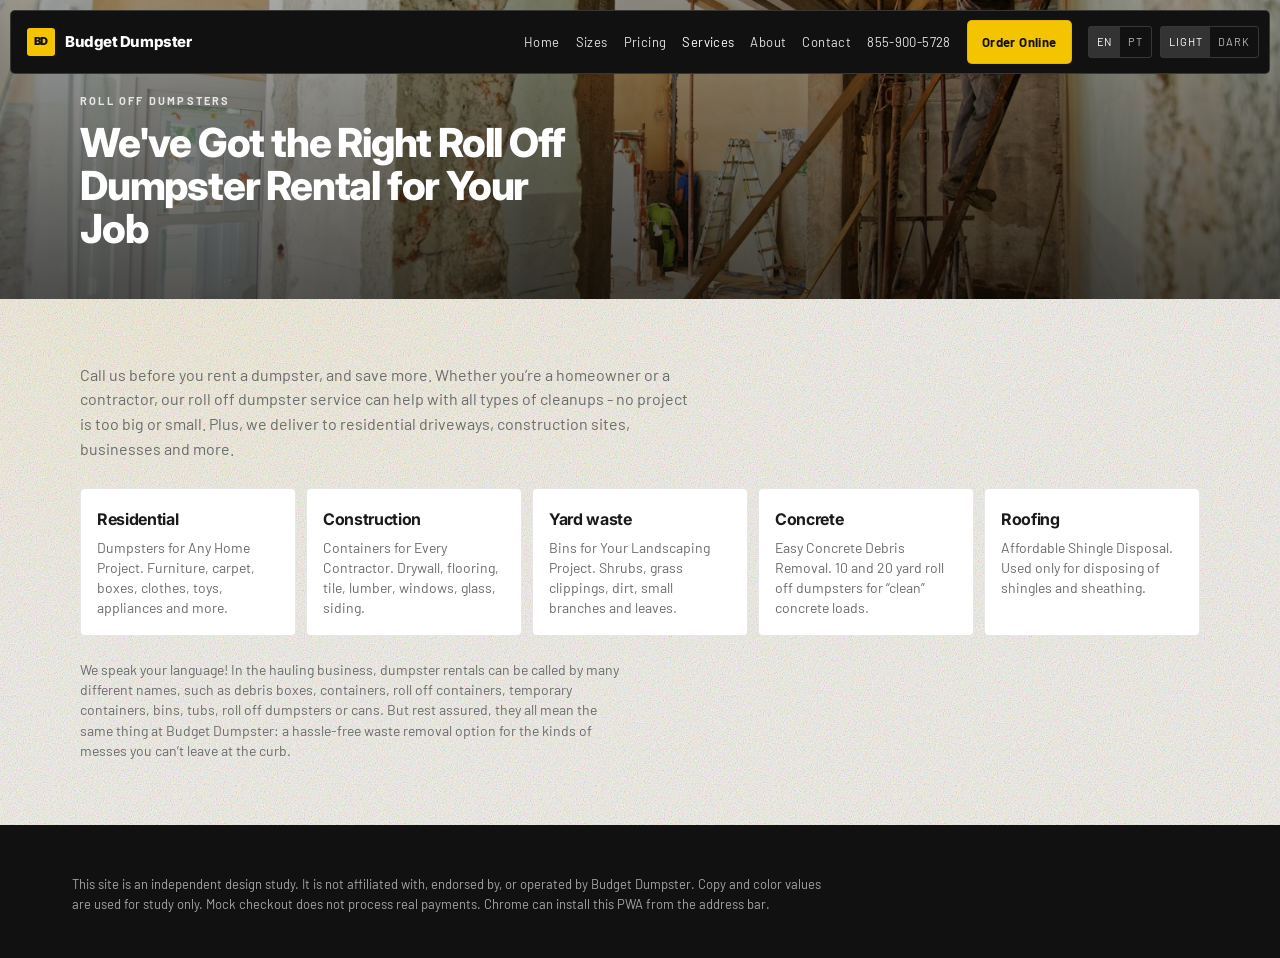
<file: services.html>
<!DOCTYPE html>
<html lang="en">
<head>
  <meta charset="utf-8" />
  <meta name="viewport" content="width=device-width, initial-scale=1" />
  <title>Dumpster Rental Services | Budget Dumpster</title>
  <meta name="description" content="Whether you’re a homeowner or a contractor, our roll off dumpster service can help with all types of cleanups - no project is too big or small." />
  <meta property="og:title" content="Dumpster Rental Services | Budget Dumpster" />
  <meta property="og:description" content="Whether you’re a homeowner or a contractor, our roll off dumpster service can help with all types of cleanups - no project is too big or small." />
  <meta property="og:type" content="website" />
  <meta property="og:url" content="https://budgetdumpster-pwa.vercel.app/services" />
  <meta property="og:image" content="https://budgetdumpster-pwa.vercel.app/images/remodel.jpg" />
  <meta name="twitter:card" content="summary_large_image" />
  <meta name="twitter:title" content="Dumpster Rental Services | Budget Dumpster" />
  <meta name="twitter:description" content="Whether you’re a homeowner or a contractor, our roll off dumpster service can help with all types of cleanups - no project is too big or small." />
  <meta name="theme-color" content="#111111" />
  <link rel="canonical" href="https://budgetdumpster-pwa.vercel.app/services" />
  <link rel="manifest" href="/manifest.json" />
  <link rel="apple-touch-icon" href="/icons/icon.svg" />
  <link rel="icon" href="/icons/icon.svg" type="image/svg+xml" />
  <link rel="stylesheet" href="/css/app.css" />
  <script>
    (function () {
      try {
        var t = localStorage.getItem('bd-theme');
        if (t === 'light' || t === 'dark') document.documentElement.setAttribute('data-theme', t);
        else document.documentElement.setAttribute('data-theme', window.matchMedia('(prefers-color-scheme: dark)').matches ? 'dark' : 'light');
        if (localStorage.getItem('bd-lang') === 'pt') document.documentElement.setAttribute('lang', 'pt');
      } catch (e) {}
    })();
  </script>
</head>
<body class="page">
  <a class="skip" href="#main" data-i18n="nav.skip">Skip to content</a>
  <header class="nav liquid-glass">
    <a class="brand" href="/"><span class="brand-mark" aria-hidden="true">BD</span> Budget Dumpster</a>
    <div class="nav-end">
      <nav class="nav-links" id="navLinks">
        <a href="/" data-i18n="nav.home">Home</a>
        <a href="/sizes" data-i18n="nav.sizes">Sizes</a>
        <a href="/pricing" data-i18n="nav.pricing">Pricing</a>
        <a href="/services" aria-current="page" data-i18n="nav.services">Services</a>
        <a href="/about" data-i18n="nav.about">About</a>
        <a href="/contact" data-i18n="nav.contact">Contact</a>
        <a href="tel:+18559005728">855-900-5728</a>
        <a class="cta cta-nav" href="/cart" data-i18n="nav.order">Order Online</a>
        <div class="nav-tools">
          <div class="seg" role="group" aria-label="Language">
            <button type="button" data-set-lang="en" aria-pressed="true">EN</button>
            <button type="button" data-set-lang="pt" aria-pressed="false">PT</button>
          </div>
          <div class="seg" role="group" aria-label="Theme">
            <button type="button" data-set-theme="light" data-i18n="theme.light">Light</button>
            <button type="button" data-set-theme="dark" data-i18n="theme.dark">Dark</button>
          </div>
        </div>
      </nav>
      <a class="cta cta-compact" href="tel:+18559005728">855-900-5728</a>
      <button class="menu-btn" type="button" aria-expanded="false" aria-controls="navLinks" data-i18n="nav.menu">Menu</button>
    </div>
  </header>
  <section class="page-hero">
    <div class="page-hero-bg remodel" aria-hidden="true"></div>
    <div class="page-hero-inner">
      <p class="eyebrow">Roll off dumpsters</p>
      <h1>We've Got the Right Roll Off Dumpster Rental for Your Job</h1>
    </div>
  </section>
  <main class="page" id="main">
    <section class="section">
      <p>Call us before you rent a dumpster, and save more. Whether you’re a homeowner or a contractor, our roll off dumpster service can help with all types of cleanups - no project is too big or small. Plus, we deliver to residential driveways, construction sites, businesses and more.</p>
      <div class="cards">
        <article class="card liquid-glass"><h3>Residential</h3><p>Dumpsters for Any Home Project. Furniture, carpet, boxes, clothes, toys, appliances and more.</p></article>
        <article class="card liquid-glass"><h3>Construction</h3><p>Containers for Every Contractor. Drywall, flooring, tile, lumber, windows, glass, siding.</p></article>
        <article class="card liquid-glass"><h3>Yard waste</h3><p>Bins for Your Landscaping Project. Shrubs, grass clippings, dirt, small branches and leaves.</p></article>
        <article class="card liquid-glass"><h3>Concrete</h3><p>Easy Concrete Debris Removal. 10 and 20 yard roll off dumpsters for “clean” concrete loads.</p></article>
        <article class="card liquid-glass"><h3>Roofing</h3><p>Affordable Shingle Disposal. Used only for disposing of shingles and sheathing.</p></article>
      </div>
      <p class="muted" style="margin-top:24px">We speak your language! In the hauling business, dumpster rentals can be called by many different names, such as debris boxes, containers, roll off containers, temporary containers, bins, tubs, roll off dumpsters or cans. But rest assured, they all mean the same thing at Budget Dumpster: a hassle-free waste removal option for the kinds of messes you can’t leave at the curb.</p>
    </section>
  </main>
  <footer class="footer">
    <p class="disclaimer" data-i18n="study.disclaimer">This site is an independent design study. It is not affiliated with, endorsed by, or operated by Budget Dumpster. Copy and color values are used for study only. Mock checkout does not process real payments. Chrome can install this PWA from the address bar.</p>
  </footer>
  <div class="dock liquid-glass">
    <a class="cta" href="tel:+18559005728">855-900-5728</a>
    <a class="btn-ghost" href="/cart" data-i18n="nav.order">Order Online</a>
  </div>
  <script src="/js/app.js"></script>
</body>
</html>
</file>
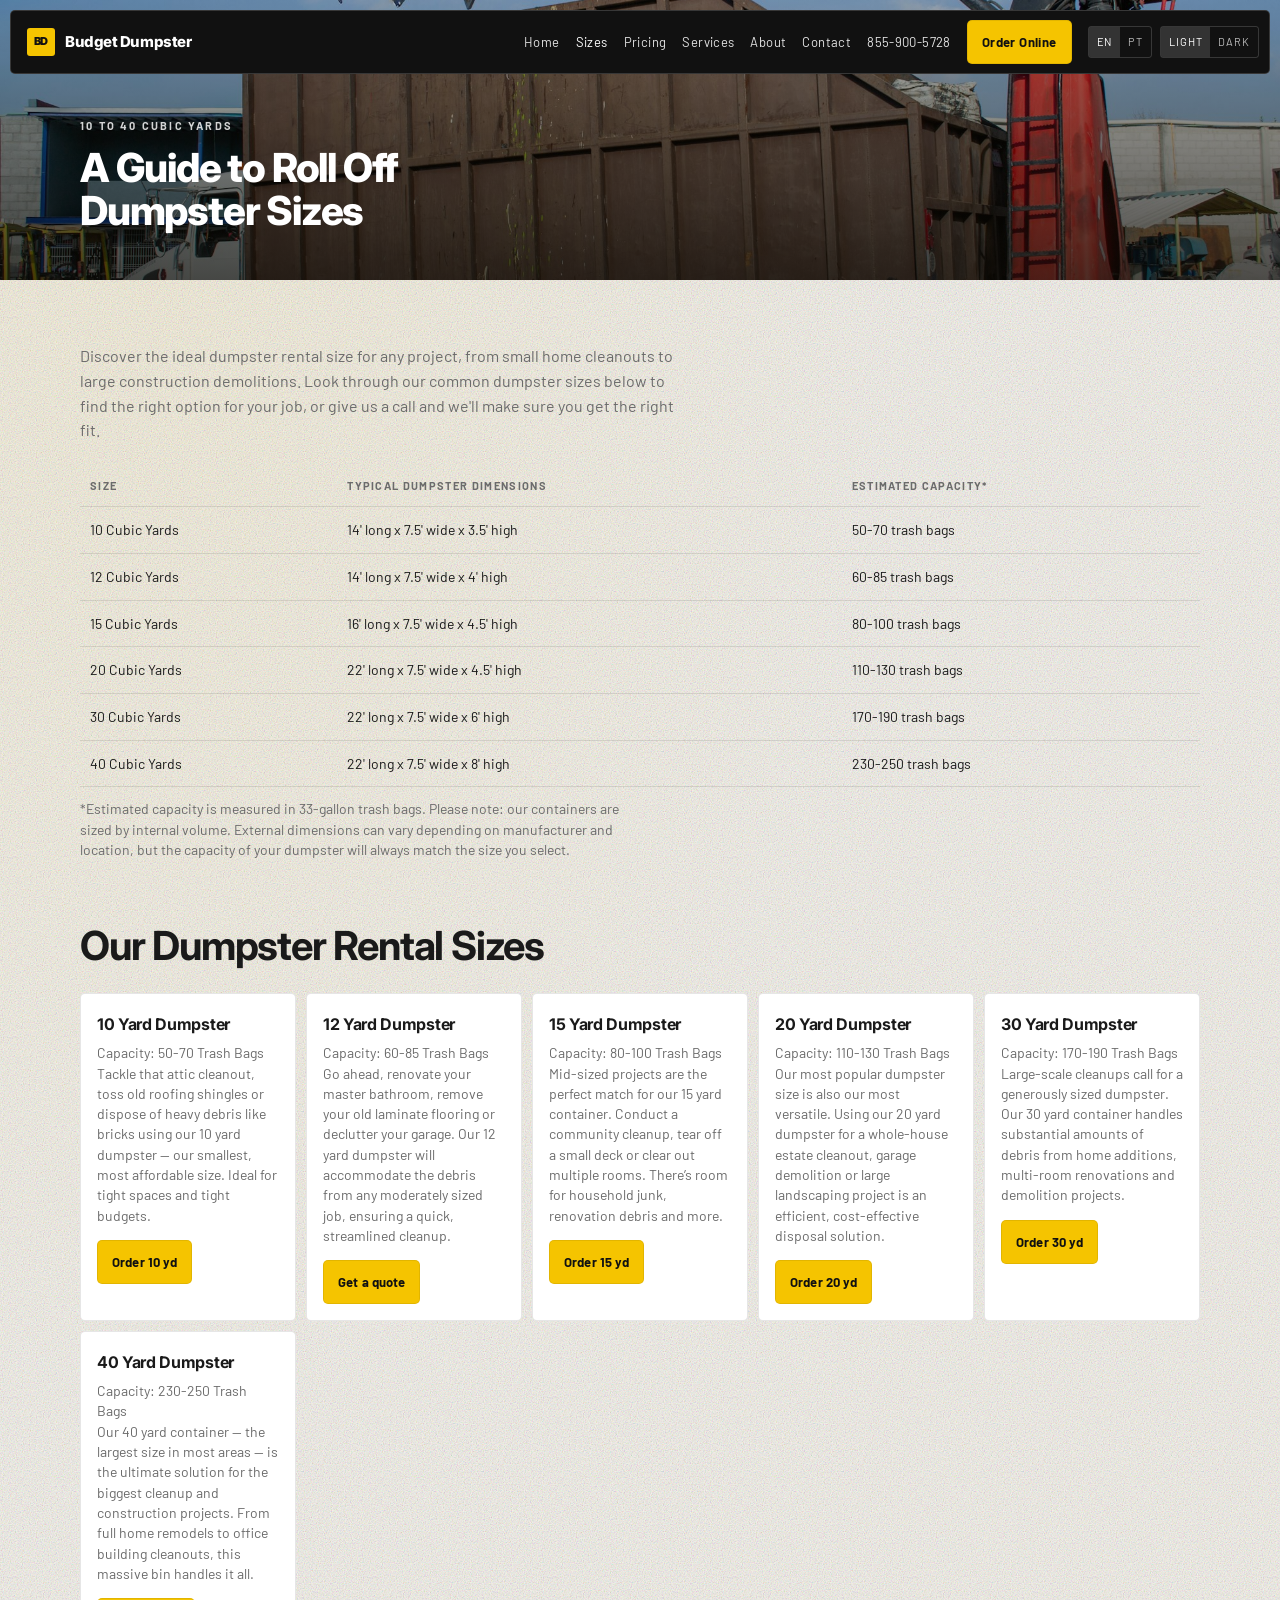
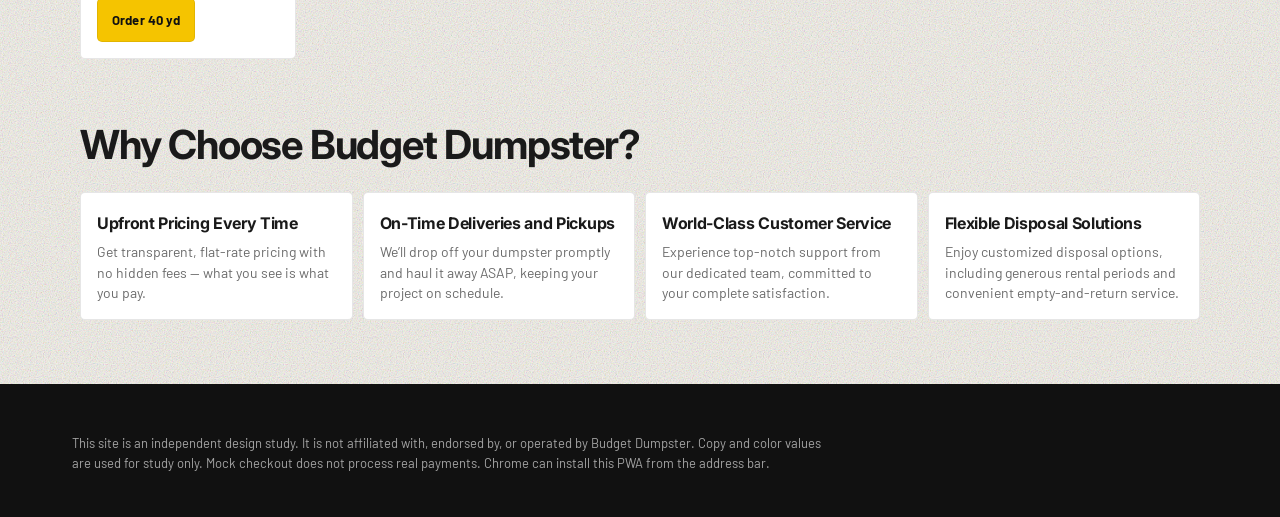
<file: sizes.html>
<!DOCTYPE html>
<html lang="en">
<head>
  <meta charset="utf-8" />
  <meta name="viewport" content="width=device-width, initial-scale=1" />
  <title>The Complete Breakdown of Dumpster Rental Sizes | Budget Dumpster</title>
  <meta name="description" content="What size dumpster do you need? Learn more about our range of roll off dumpster rental sizes and find the right option for your project cleanup." />
  <meta property="og:title" content="The Complete Breakdown of Dumpster Rental Sizes | Budget Dumpster" />
  <meta property="og:description" content="What size dumpster do you need? Learn more about our range of roll off dumpster rental sizes and find the right option for your project cleanup." />
  <meta property="og:type" content="website" />
  <meta property="og:url" content="https://budgetdumpster-pwa.vercel.app/sizes" />
  <meta property="og:image" content="https://budgetdumpster-pwa.vercel.app/images/dumpster-truck.jpg" />
  <meta name="twitter:card" content="summary_large_image" />
  <meta name="twitter:title" content="The Complete Breakdown of Dumpster Rental Sizes | Budget Dumpster" />
  <meta name="twitter:description" content="What size dumpster do you need? Learn more about our range of roll off dumpster rental sizes and find the right option for your project cleanup." />
  <meta name="theme-color" content="#111111" />
  <link rel="canonical" href="https://budgetdumpster-pwa.vercel.app/sizes" />
  <link rel="manifest" href="/manifest.json" />
  <link rel="apple-touch-icon" href="/icons/icon.svg" />
  <link rel="icon" href="/icons/icon.svg" type="image/svg+xml" />
  <link rel="stylesheet" href="/css/app.css" />
  <script>
    (function () {
      try {
        var t = localStorage.getItem('bd-theme');
        if (t === 'light' || t === 'dark') document.documentElement.setAttribute('data-theme', t);
        else document.documentElement.setAttribute('data-theme', window.matchMedia('(prefers-color-scheme: dark)').matches ? 'dark' : 'light');
        if (localStorage.getItem('bd-lang') === 'pt') document.documentElement.setAttribute('lang', 'pt');
      } catch (e) {}
    })();
  </script>
</head>
<body class="page">
  <a class="skip" href="#main" data-i18n="nav.skip">Skip to content</a>
  <header class="nav liquid-glass">
    <a class="brand" href="/"><span class="brand-mark" aria-hidden="true">BD</span> Budget Dumpster</a>
    <div class="nav-end">
      <nav class="nav-links" id="navLinks">
        <a href="/" data-i18n="nav.home">Home</a>
        <a href="/sizes" aria-current="page" data-i18n="nav.sizes">Sizes</a>
        <a href="/pricing" data-i18n="nav.pricing">Pricing</a>
        <a href="/services" data-i18n="nav.services">Services</a>
        <a href="/about" data-i18n="nav.about">About</a>
        <a href="/contact" data-i18n="nav.contact">Contact</a>
        <a href="tel:+18559005728">855-900-5728</a>
        <a class="cta cta-nav" href="/cart" data-i18n="nav.order">Order Online</a>
        <div class="nav-tools">
          <div class="seg" role="group" aria-label="Language">
            <button type="button" data-set-lang="en" aria-pressed="true">EN</button>
            <button type="button" data-set-lang="pt" aria-pressed="false">PT</button>
          </div>
          <div class="seg" role="group" aria-label="Theme">
            <button type="button" data-set-theme="light" data-i18n="theme.light">Light</button>
            <button type="button" data-set-theme="dark" data-i18n="theme.dark">Dark</button>
          </div>
        </div>
      </nav>
      <a class="cta cta-compact" href="tel:+18559005728">855-900-5728</a>
      <button class="menu-btn" type="button" aria-expanded="false" aria-controls="navLinks" data-i18n="nav.menu">Menu</button>
    </div>
  </header>
  <section class="page-hero">
    <div class="page-hero-bg" aria-hidden="true"></div>
    <div class="page-hero-inner">
      <p class="eyebrow">10 to 40 cubic yards</p>
      <h1>A Guide to Roll Off Dumpster Sizes</h1>
    </div>
  </section>
  <main class="page" id="main">
    <section class="section">
      <p>Discover the ideal dumpster rental size for any project, from small home cleanouts to large construction demolitions. Look through our common dumpster sizes below to find the right option for your job, or give us a call and we'll make sure you get the right fit.</p>
      <table class="size-table">
        <thead>
          <tr><th>Size</th><th>Typical Dumpster Dimensions</th><th>Estimated Capacity*</th></tr>
        </thead>
        <tbody>
          <tr><td>10 Cubic Yards</td><td>14' long x 7.5' wide x 3.5' high</td><td>50-70 trash bags</td></tr>
          <tr><td>12 Cubic Yards</td><td>14' long x 7.5' wide x 4' high</td><td>60-85 trash bags</td></tr>
          <tr><td>15 Cubic Yards</td><td>16' long x 7.5' wide x 4.5' high</td><td>80-100 trash bags</td></tr>
          <tr><td>20 Cubic Yards</td><td>22' long x 7.5' wide x 4.5' high</td><td>110-130 trash bags</td></tr>
          <tr><td>30 Cubic Yards</td><td>22' long x 7.5' wide x 6' high</td><td>170-190 trash bags</td></tr>
          <tr><td>40 Cubic Yards</td><td>22' long x 7.5' wide x 8' high</td><td>230-250 trash bags</td></tr>
        </tbody>
      </table>
      <p class="muted" style="margin-top:12px">*Estimated capacity is measured in 33-gallon trash bags. Please note: our containers are sized by internal volume. External dimensions can vary depending on manufacturer and location, but the capacity of your dumpster will always match the size you select.</p>
    </section>
    <section class="section" style="padding-top:0">
      <h2>Our Dumpster Rental Sizes</h2>
      <div class="cards">
        <article class="card liquid-glass"><h3>10 Yard Dumpster</h3><p class="muted">Capacity: 50-70 Trash Bags</p><p>Tackle that attic cleanout, toss old roofing shingles or dispose of heavy debris like bricks using our 10 yard dumpster — our smallest, most affordable size. Ideal for tight spaces and tight budgets.</p><button class="btn-yellow" onclick="addToCart(10)">Order 10 yd</button></article>
        <article class="card liquid-glass"><h3>12 Yard Dumpster</h3><p class="muted">Capacity: 60-85 Trash Bags</p><p>Go ahead, renovate your master bathroom, remove your old laminate flooring or declutter your garage. Our 12 yard dumpster will accommodate the debris from any moderately sized job, ensuring a quick, streamlined cleanup.</p><a class="cta" href="/pricing#calculator-section">Get a quote</a></article>
        <article class="card liquid-glass"><h3>15 Yard Dumpster</h3><p class="muted">Capacity: 80-100 Trash Bags</p><p>Mid-sized projects are the perfect match for our 15 yard container. Conduct a community cleanup, tear off a small deck or clear out multiple rooms. There’s room for household junk, renovation debris and more.</p><button class="btn-yellow" onclick="addToCart(15)">Order 15 yd</button></article>
        <article class="card liquid-glass"><h3>20 Yard Dumpster</h3><p class="muted">Capacity: 110-130 Trash Bags</p><p>Our most popular dumpster size is also our most versatile. Using our 20 yard dumpster for a whole-house estate cleanout, garage demolition or large landscaping project is an efficient, cost-effective disposal solution.</p><button class="btn-yellow" onclick="addToCart(20)">Order 20 yd</button></article>
        <article class="card liquid-glass"><h3>30 Yard Dumpster</h3><p class="muted">Capacity: 170-190 Trash Bags</p><p>Large-scale cleanups call for a generously sized dumpster. Our 30 yard container handles substantial amounts of debris from home additions, multi-room renovations and demolition projects.</p><button class="btn-yellow" onclick="addToCart(30)">Order 30 yd</button></article>
        <article class="card liquid-glass"><h3>40 Yard Dumpster</h3><p class="muted">Capacity: 230-250 Trash Bags</p><p>Our 40 yard container — the largest size in most areas — is the ultimate solution for the biggest cleanup and construction projects. From full home remodels to office building cleanouts, this massive bin handles it all.</p><button class="btn-yellow" onclick="addToCart(40)">Order 40 yd</button></article>
      </div>
    </section>
    <section class="section" style="padding-top:0">
      <h2>Why Choose Budget Dumpster?</h2>
      <div class="cards">
        <article class="card liquid-glass"><h3>Upfront Pricing Every Time</h3><p>Get transparent, flat-rate pricing with no hidden fees — what you see is what you pay.</p></article>
        <article class="card liquid-glass"><h3>On-Time Deliveries and Pickups</h3><p>We’ll drop off your dumpster promptly and haul it away ASAP, keeping your project on schedule.</p></article>
        <article class="card liquid-glass"><h3>World-Class Customer Service</h3><p>Experience top-notch support from our dedicated team, committed to your complete satisfaction.</p></article>
        <article class="card liquid-glass"><h3>Flexible Disposal Solutions</h3><p>Enjoy customized disposal options, including generous rental periods and convenient empty-and-return service.</p></article>
      </div>
    </section>
  </main>
  <footer class="footer">
    <p class="disclaimer" data-i18n="study.disclaimer">This site is an independent design study. It is not affiliated with, endorsed by, or operated by Budget Dumpster. Copy and color values are used for study only. Mock checkout does not process real payments. Chrome can install this PWA from the address bar.</p>
  </footer>
  <div class="dock liquid-glass">
    <a class="cta" href="tel:+18559005728">855-900-5728</a>
    <a class="btn-ghost" href="/cart" data-i18n="nav.order">Order Online</a>
  </div>
  <script src="/js/app.js"></script>
</body>
</html>
</file>
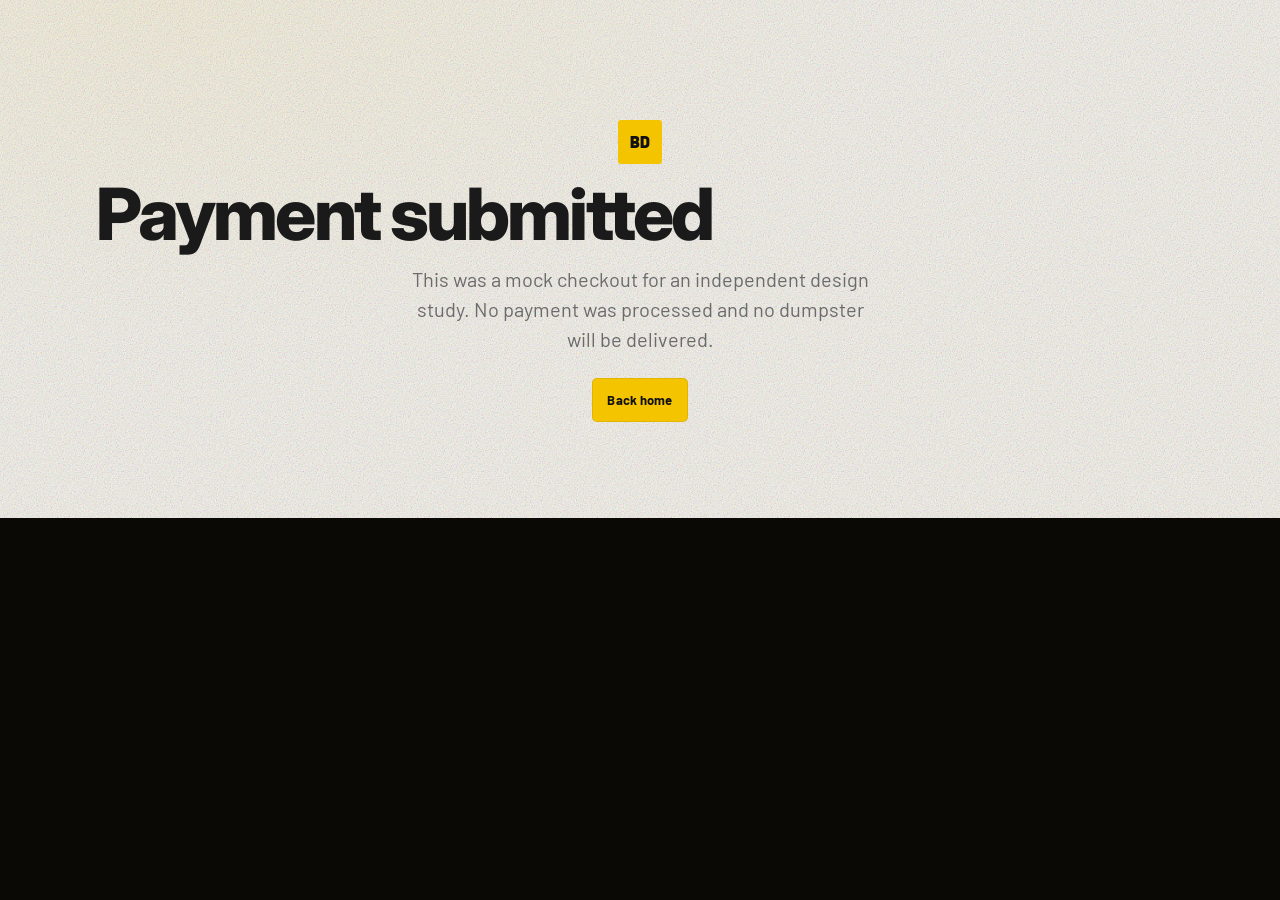
<file: success.html>
<!DOCTYPE html>
<html lang="en">
<head>
  <meta charset="utf-8" />
  <meta name="viewport" content="width=device-width, initial-scale=1" />
  <title>Order received | Budget Dumpster</title>
  <meta name="description" content="This was a mock checkout for an independent design study. No payment was processed and no dumpster will be delivered." />
  <meta name="theme-color" content="#111111" />
  <link rel="manifest" href="/manifest.json" />
  <link rel="icon" href="/icons/icon.svg" type="image/svg+xml" />
  <link rel="stylesheet" href="/css/app.css" />
  <script>
    (function () {
      try {
        var t = localStorage.getItem('bd-theme');
        if (t === 'light' || t === 'dark') document.documentElement.setAttribute('data-theme', t);
        else document.documentElement.setAttribute('data-theme', window.matchMedia('(prefers-color-scheme: dark)').matches ? 'dark' : 'light');
        if (localStorage.getItem('bd-lang') === 'pt') document.documentElement.setAttribute('lang', 'pt');
      } catch (e) {}
    })();
  </script>
</head>
<body class="page">
  <section class="success">
    <div class="brand-mark">BD</div>
    <h1>Payment submitted</h1>
    <p class="lead" style="margin:0 auto" data-i18n="study.success">This was a mock checkout for an independent design study. No payment was processed and no dumpster will be delivered.</p>
    <p style="margin-top:24px"><a class="cta" href="/" data-i18n="success.back">Back home</a></p>
  </section>
  <script src="/js/app.js"></script>
</body>
</html>
</file>
<file: css/app.css>
@import url('https://fonts.googleapis.com/css2?family=Barlow:wght@400;500;600;700&family=Inter:wght@500;600;700;800&display=swap');

:root {
  --yellow: #F5C400;
  --yellow-dark: #D4A800;
  --black: #111111;
  --ink: #1A1A1A;
  --muted: #6B6B6B;
  --cream: #F7F4EC;
  --white: #FFFFFF;
  --accent: #FF5656;
  --calc: #0D0D0D;
  --line: rgba(17, 17, 17, 0.1);
  --glass: rgba(255, 255, 255, 0.56);
  --glass-border: rgba(255, 255, 255, 0.62);
  --glass-ink: #1A1A1A;
  --page: var(--cream);
  --panel: rgba(255, 255, 255, 0.42);
  --r: 5px;
  --r-sm: 3px;
  --ease: cubic-bezier(0.22, 1, 0.36, 1);
  --t: 280ms;
  --pad: clamp(20px, 6vw, 72px);
  --max: 1120px;
  --nav-h: 64px;
  color-scheme: light;
}

html[data-theme="dark"] {
  --cream: #0e0c08;
  --ink: #f3efe4;
  --muted: #b3aa96;
  --line: rgba(255, 255, 255, 0.1);
  --glass: rgba(12, 10, 6, 0.48);
  --glass-border: rgba(255, 255, 255, 0.14);
  --glass-ink: #f3efe4;
  --page: #0a0906;
  --panel: rgba(18, 15, 10, 0.55);
  color-scheme: dark;
}

* { box-sizing: border-box; }
html, body { margin: 0; padding: 0; }
html { background: #0a0906; }
body {
  font-family: Barlow, Inter, system-ui, sans-serif;
  color: var(--ink);
  background: var(--page);
  line-height: 1.55;
  min-height: 100%;
}
img { max-width: 100%; display: block; }
a { color: inherit; text-decoration: none; }
button, input, select, textarea { font: inherit; }

.skip {
  position: absolute;
  left: 12px;
  top: -48px;
  z-index: 80;
  padding: 8px 12px;
  background: var(--yellow);
  color: #111;
  border-radius: var(--r-sm);
  font-weight: 700;
}
.skip:focus { top: 12px; }

/* Matte plates. Replaces the shared September PWA frost
   (blur 18px, saturate 1.45, luminosity) so cards are solid. */
.liquid-glass {
  background: #fff;
  border: 1px solid var(--line);
  box-shadow: none;
}
html[data-theme="dark"] .liquid-glass {
  background: #1a160f;
}

.nav.liquid-glass {
  background: #111111;
  border-color: rgba(255, 255, 255, 0.16);
  color: #fff;
}

.nav {
  position: fixed;
  top: 10px;
  left: 10px;
  right: 10px;
  z-index: 50;
  display: flex;
  align-items: center;
  justify-content: space-between;
  gap: 16px;
  min-height: var(--nav-h);
  padding: 8px 10px 8px 16px;
  border-radius: var(--r);
}

.brand {
  display: inline-flex;
  align-items: center;
  gap: 10px;
  font-family: Inter, sans-serif;
  font-weight: 800;
  letter-spacing: -0.03em;
  color: #fff;
  text-decoration: none;
  font-size: 15px;
}
.brand-mark {
  width: 28px;
  height: 28px;
  border-radius: var(--r-sm);
  background: var(--yellow);
  color: #111;
  display: grid;
  place-items: center;
  font-size: 11px;
  font-weight: 900;
}

.nav-end {
  display: flex;
  align-items: center;
  gap: 8px;
}
.nav-links {
  display: flex;
  align-items: center;
  gap: 16px;
}
.nav-links a {
  color: rgba(255, 255, 255, 0.88);
  text-decoration: none;
  font-size: 13px;
  letter-spacing: 0.03em;
  transition: color var(--t) var(--ease);
}
.nav-links a:hover,
.nav-links a[aria-current="page"] { color: #fff; }

.nav-tools {
  display: flex;
  align-items: center;
  gap: 8px;
}
.seg {
  display: inline-flex;
  border: 1px solid rgba(255, 255, 255, 0.16);
  border-radius: var(--r-sm);
  overflow: hidden;
}
.seg button {
  appearance: none;
  border: 0;
  background: transparent;
  color: rgba(255, 255, 255, 0.7);
  padding: 6px 8px;
  font-size: 11px;
  letter-spacing: 0.08em;
  text-transform: uppercase;
  cursor: pointer;
}
.seg button[aria-pressed="true"] {
  background: rgba(255, 255, 255, 0.14);
  color: #fff;
}

.cta,
.btn-ghost,
.btn-yellow,
button.submit,
.menu-btn {
  border-radius: var(--r);
  text-decoration: none;
  font-weight: 700;
  font-size: 13px;
  letter-spacing: 0.01em;
  transition: transform var(--t) var(--ease), background var(--t) var(--ease), border-color var(--t) var(--ease);
  border: 0;
  cursor: pointer;
  display: inline-flex;
  align-items: center;
  justify-content: center;
}
.cta,
.btn-yellow,
button.submit {
  background: var(--yellow);
  color: #111 !important;
  border: 1px solid rgba(0, 0, 0, 0.08);
  padding: 11px 14px;
}
.cta:hover,
.btn-yellow:hover,
button.submit:hover { background: var(--yellow-dark); }
.cta-compact { padding: 10px 12px; }
.btn-ghost {
  border: 1px solid rgba(255, 255, 255, 0.34);
  color: #fff;
  padding: 11px 14px;
  background: rgba(255, 255, 255, 0.04);
}
.btn-ghost:hover { border-color: #fff; }
.btn-dark {
  background: var(--black);
  color: #fff;
  border-radius: var(--r);
  padding: 11px 14px;
  font-weight: 700;
  font-size: 13px;
}
.menu-btn {
  display: none;
  border: 1px solid rgba(255, 255, 255, 0.22);
  background: rgba(255, 255, 255, 0.06);
  color: #fff;
  padding: 10px 12px;
}

.hero {
  position: relative;
  min-height: 100svh;
  overflow: hidden;
  color: #fff;
  display: grid;
  align-items: end;
}
.hero-photo {
  position: absolute;
  inset: -6%;
  z-index: 0;
  width: 112%;
  height: 112%;
  object-fit: cover;
  transform: scale(1.08);
  transform-origin: center;
  background:
    #1a160c
    center 46% / cover no-repeat
    url('/images/hero-dumpster.jpg');
  filter: saturate(1.12) contrast(1.08) brightness(1.05);
}
.hero-grade,
.hero-grain,
.hero-overlay {
  position: absolute;
  inset: 0;
  pointer-events: none;
}
.hero-grade {
  z-index: 1;
  background:
    linear-gradient(90deg, rgba(10, 8, 4, 0.66) 0%, rgba(10, 8, 4, 0.2) 58%, rgba(10, 8, 4, 0.08) 100%),
    linear-gradient(180deg, rgba(10, 8, 4, 0.08) 0%, rgba(10, 8, 4, 0.16) 38%, rgba(10, 8, 4, 0.78) 100%),
    linear-gradient(115deg, rgba(245, 196, 0, 0.08), transparent 42%);
}
.hero-grain {
  z-index: 2;
  opacity: 0.1;
  background-image: url('/images/grain.svg');
  background-size: 180px;
}
.hero-overlay {
  z-index: 3;
  background: linear-gradient(180deg, rgba(0, 0, 0, 0.08) 0%, rgba(12, 10, 4, 0.32) 100%);
}
.hero-inner {
  position: relative;
  z-index: 4;
  width: min(var(--max), calc(100% - 20px));
  margin: 0 auto;
  padding: calc(var(--nav-h) + 36px) 0 56px;
  text-shadow: 0 2px 28px rgba(0, 0, 0, 0.38);
}
.eyebrow,
.kicker {
  font-size: 11px;
  letter-spacing: 0.2em;
  text-transform: uppercase;
  font-weight: 700;
  margin: 0 0 12px;
}
.eyebrow { opacity: 0.82; }
.kicker { color: var(--yellow-dark); }

h1 {
  font-family: Inter, sans-serif;
  font-weight: 800;
  font-size: clamp(36px, 7.6vw, 72px);
  line-height: 0.94;
  letter-spacing: -0.04em;
  margin: 0 0 16px;
  max-width: 16ch;
}
.lede,
.lead {
  font-size: clamp(16px, 2.2vw, 20px);
  max-width: 42ch;
  line-height: 1.5;
  margin: 0;
}
.lede { opacity: 0.92; }
.lead { color: var(--muted); }

.hero-actions,
.row {
  display: flex;
  gap: 10px;
  margin-top: 26px;
  flex-wrap: wrap;
}

.trust-row {
  display: grid;
  grid-template-columns: repeat(3, minmax(0, 1fr));
  gap: 10px;
  list-style: none;
  padding: 0;
  margin: 28px 0 0;
}
.trust-row li {
  padding: 14px 14px 13px;
  border-radius: var(--r);
  color: #fff;
}
.trust-row .liquid-glass {
  background: rgba(12, 10, 6, 0.92);
  border-color: rgba(255, 255, 255, 0.18);
}
.trust-row b {
  display: block;
  font-family: Inter, sans-serif;
  font-size: 14px;
  margin-bottom: 4px;
}
.trust-row span {
  display: block;
  font-size: 13px;
  line-height: 1.4;
  color: rgba(255, 255, 255, 0.74);
}

.page {
  background-color: var(--page);
  background-image:
    url('/images/grain.svg'),
    radial-gradient(ellipse at 12% 0%, rgba(245, 196, 0, 0.08), transparent 46%);
  background-size: 180px 180px, auto;
  color: var(--ink);
}
.section {
  width: min(var(--max), calc(100% - 20px));
  margin: 0 auto;
  padding: 64px 0;
}
.section h2,
.page-hero h1 {
  font-family: Inter, sans-serif;
  font-size: clamp(26px, 4vw, 40px);
  letter-spacing: -0.03em;
  line-height: 1.08;
  margin: 0 0 12px;
}
.section > p,
.prose { max-width: 68ch; color: var(--muted); margin: 0; }

.grid,
.cards {
  display: grid;
  grid-template-columns: repeat(auto-fit, minmax(200px, 1fr));
  gap: 10px;
  margin-top: 26px;
}
.card,
.step {
  border-radius: var(--r);
  padding: 18px 16px 16px;
  color: var(--glass-ink);
  transition: transform var(--t) var(--ease), border-color var(--t) var(--ease);
}
html[data-theme="light"] .card,
html[data-theme="light"] .stat,
html[data-theme="light"] .panel,
html[data-theme="light"] .step {
  background: #fff;
}
.card:hover { transform: translateY(-2px); }
.card h3,
.step h3 {
  margin: 0 0 6px;
  font-family: Inter, sans-serif;
  font-size: 16px;
  letter-spacing: -0.02em;
}
.card p,
.muted { margin: 0; color: var(--muted); font-size: 14px; line-height: 1.45; }
.card .btn-yellow,
.card .cta { margin-top: 14px; }

.steps {
  display: grid;
  grid-template-columns: repeat(4, 1fr);
  gap: 10px;
  margin-top: 26px;
}
.step b {
  display: block;
  color: var(--yellow-dark);
  font-size: 11px;
  letter-spacing: 0.14em;
  margin-bottom: 8px;
}

.stats {
  display: grid;
  grid-template-columns: repeat(4, minmax(0, 1fr));
  gap: 10px;
  margin-top: 26px;
}
.stat {
  border-radius: var(--r);
  padding: 18px 16px;
  color: var(--glass-ink);
}
.stat b {
  display: block;
  font-size: 28px;
  font-family: Inter, sans-serif;
  letter-spacing: -0.03em;
  color: var(--yellow-dark);
}
.stat span { color: var(--muted); font-size: 13px; }

.chips {
  display: flex;
  flex-wrap: wrap;
  gap: 8px;
  list-style: none;
  padding: 0;
  margin: 20px 0 0;
}
.chips li {
  padding: 7px 10px;
  border-radius: var(--r-sm);
  font-size: 13px;
}

.split {
  display: grid;
  grid-template-columns: 1.4fr 0.8fr;
  gap: 16px;
  align-items: stretch;
}
.panel {
  border-radius: var(--r);
  padding: 22px 20px;
}
.panel .cta { margin-top: 14px; }
.panel p { margin: 0; color: var(--muted); }

.page-hero {
  position: relative;
  min-height: 280px;
  color: #fff;
  overflow: hidden;
  display: grid;
  align-items: end;
}
.page-hero-bg {
  position: absolute;
  inset: 0;
  background:
    linear-gradient(180deg, rgba(10, 8, 4, 0.28), rgba(10, 8, 4, 0.72)),
    center / cover no-repeat url('/images/dumpster-truck.jpg');
}
.page-hero-bg.house {
  background:
    linear-gradient(180deg, rgba(10, 8, 4, 0.35), rgba(10, 8, 4, 0.7)),
    center / cover no-repeat url('/images/house.jpg');
}
.page-hero-bg.remodel {
  background:
    linear-gradient(180deg, rgba(10, 8, 4, 0.35), rgba(10, 8, 4, 0.7)),
    center / cover no-repeat url('/images/remodel.jpg');
}
.page-hero-inner {
  position: relative;
  z-index: 1;
  width: min(var(--max), calc(100% - 20px));
  margin: 0 auto;
  padding: calc(var(--nav-h) + 28px) 0 36px;
}
.page-hero h1 { color: #fff; max-width: 18ch; }

.size-table {
  width: 100%;
  border-collapse: collapse;
  margin-top: 22px;
  font-size: 14px;
}
.size-table th,
.size-table td {
  text-align: left;
  padding: 12px 10px;
  border-bottom: 1px solid var(--line);
}
.size-table th {
  font-size: 11px;
  letter-spacing: 0.12em;
  text-transform: uppercase;
  color: var(--muted);
}

#calculator-section {
  background: #111;
  color: #fff;
  padding: 72px 20px;
}
#calculator-section .inner { max-width: var(--max); margin: 0 auto; }
#calculator-section .kicker { color: #aaa; }
.calc-grid {
  display: grid;
  grid-template-columns: 1fr 1fr;
  border-radius: var(--r);
  overflow: hidden;
  margin-top: 22px;
}
.calc-form {
  background: #0D0D0D;
  padding: 36px;
  display: flex;
  flex-direction: column;
  gap: 0;
}
.calc-form section { padding: 18px 0; border-bottom: 1px solid #1E1E1E; }
.calc-form h3 { margin: 0 0 12px; font-size: 16px; font-weight: 600; }
.opt { display: flex; align-items: center; gap: 10px; margin: 8px 0; cursor: pointer; }
.radio {
  width: 20px;
  height: 20px;
  border-radius: 50%;
  border: 2px solid #555;
  display: grid;
  place-items: center;
}
.opt.on .radio { border-color: var(--accent); }
.opt.on .radio span { width: 8px; height: 8px; border-radius: 50%; background: var(--accent); }
.check { width: 20px; height: 20px; border: 2px solid #555; border-radius: var(--r-sm); }
.opt.on .check { background: var(--accent); border-color: var(--accent); }
.price-tag { margin-left: auto; color: var(--accent); font-weight: 700; }
.val { color: var(--accent); }
.est { padding: 36px; border: 1px solid rgba(255, 255, 255, 0.1); min-height: 520px; }
.est-card { border-radius: var(--r); padding: 20px; margin: 12px 0; }
.est-card.dim { background: rgba(255, 255, 255, 0.06); }
.est-card.win { background: linear-gradient(90deg, #ff5d8f, #ff8a3d); color: #fff; }
.est-card .amt { font-size: 36px; font-weight: 800; margin: 6px 0; }

.footer {
  background: #111;
  color: #ddd;
  padding: 36px var(--pad) 44px;
  font-size: 13px;
}
.footer a { color: #fff; }
.footgrid {
  display: grid;
  grid-template-columns: 2fr 1fr 1fr;
  gap: 24px;
  max-width: var(--max);
  margin: 0 auto;
}
.disclaimer { opacity: 0.72; margin: 14px 0 0; max-width: 760px; line-height: 1.5; }

.form { display: grid; gap: 12px; max-width: 520px; }
label { font-size: 13px; font-weight: 600; display: grid; gap: 6px; }
input, select, textarea {
  width: 100%;
  padding: 12px 12px;
  border-radius: var(--r-sm);
  border: 1px solid var(--line);
  background: var(--panel);
  color: var(--ink);
}
.notice {
  background: rgba(245, 196, 0, 0.16);
  border: 1px solid rgba(180, 140, 0, 0.28);
  padding: 12px 14px;
  border-radius: var(--r);
  font-size: 14px;
  max-width: 640px;
}
.success { text-align: center; padding: 120px 20px 80px; }
.success .brand-mark { margin: 0 auto 16px; width: 44px; height: 44px; font-size: 16px; }

.dock { display: none; }
.dock.liquid-glass {
  background: #111111;
  border-color: rgba(255, 255, 255, 0.16);
}

.band { position: relative; }
.band::before {
  content: "";
  position: absolute;
  inset: 0 calc(50% - 50vw);
  background:
    linear-gradient(180deg, rgba(247, 244, 236, 0.78), rgba(247, 244, 236, 0.86)),
    url('/images/remodel.jpg') center / cover no-repeat;
  pointer-events: none;
}
html[data-theme="dark"] .band::before {
  background:
    linear-gradient(180deg, rgba(10, 9, 6, 0.8), rgba(10, 9, 6, 0.88)),
    url('/images/remodel.jpg') center / cover no-repeat;
}
.band > * { position: relative; z-index: 1; }

@media (min-width: 1081px) {
  .cta-compact { display: none; }
}
@media (max-width: 1140px) {
  .cta-nav { display: none; }
}
@media (max-width: 980px) {
  .split,
  .calc-grid,
  .footgrid { grid-template-columns: 1fr; }
}

@media (max-width: 1080px) {
  .nav-links {
    display: none;
    position: absolute;
    top: calc(100% + 8px);
    left: 0;
    right: 0;
    padding: 14px;
    border-radius: var(--r);
    flex-direction: column;
    align-items: stretch;
    gap: 12px;
    background: #111111;
    border: 1px solid rgba(255, 255, 255, 0.14);
  }
  .nav-links.is-open { display: flex; }
  .nav-tools { justify-content: space-between; }
  .menu-btn { display: inline-flex; }
  .cta-nav { display: none; }
}

@media (max-width: 820px) {
  .trust-row,
  .stats,
  .steps { grid-template-columns: 1fr; }
  .dock {
    display: grid;
    grid-template-columns: 1fr 1fr;
    gap: 8px;
    position: fixed;
    left: 10px;
    right: 10px;
    bottom: calc(10px + env(safe-area-inset-bottom));
    z-index: 45;
    padding: 8px;
    border-radius: var(--r);
  }
  .footer { padding-bottom: 112px; }
}

@media (prefers-reduced-motion: reduce) {
  .hero-photo { transform: scale(1.08); }
  .card:hover { transform: none; }
  * { scroll-behavior: auto !important; }
}
</file>
